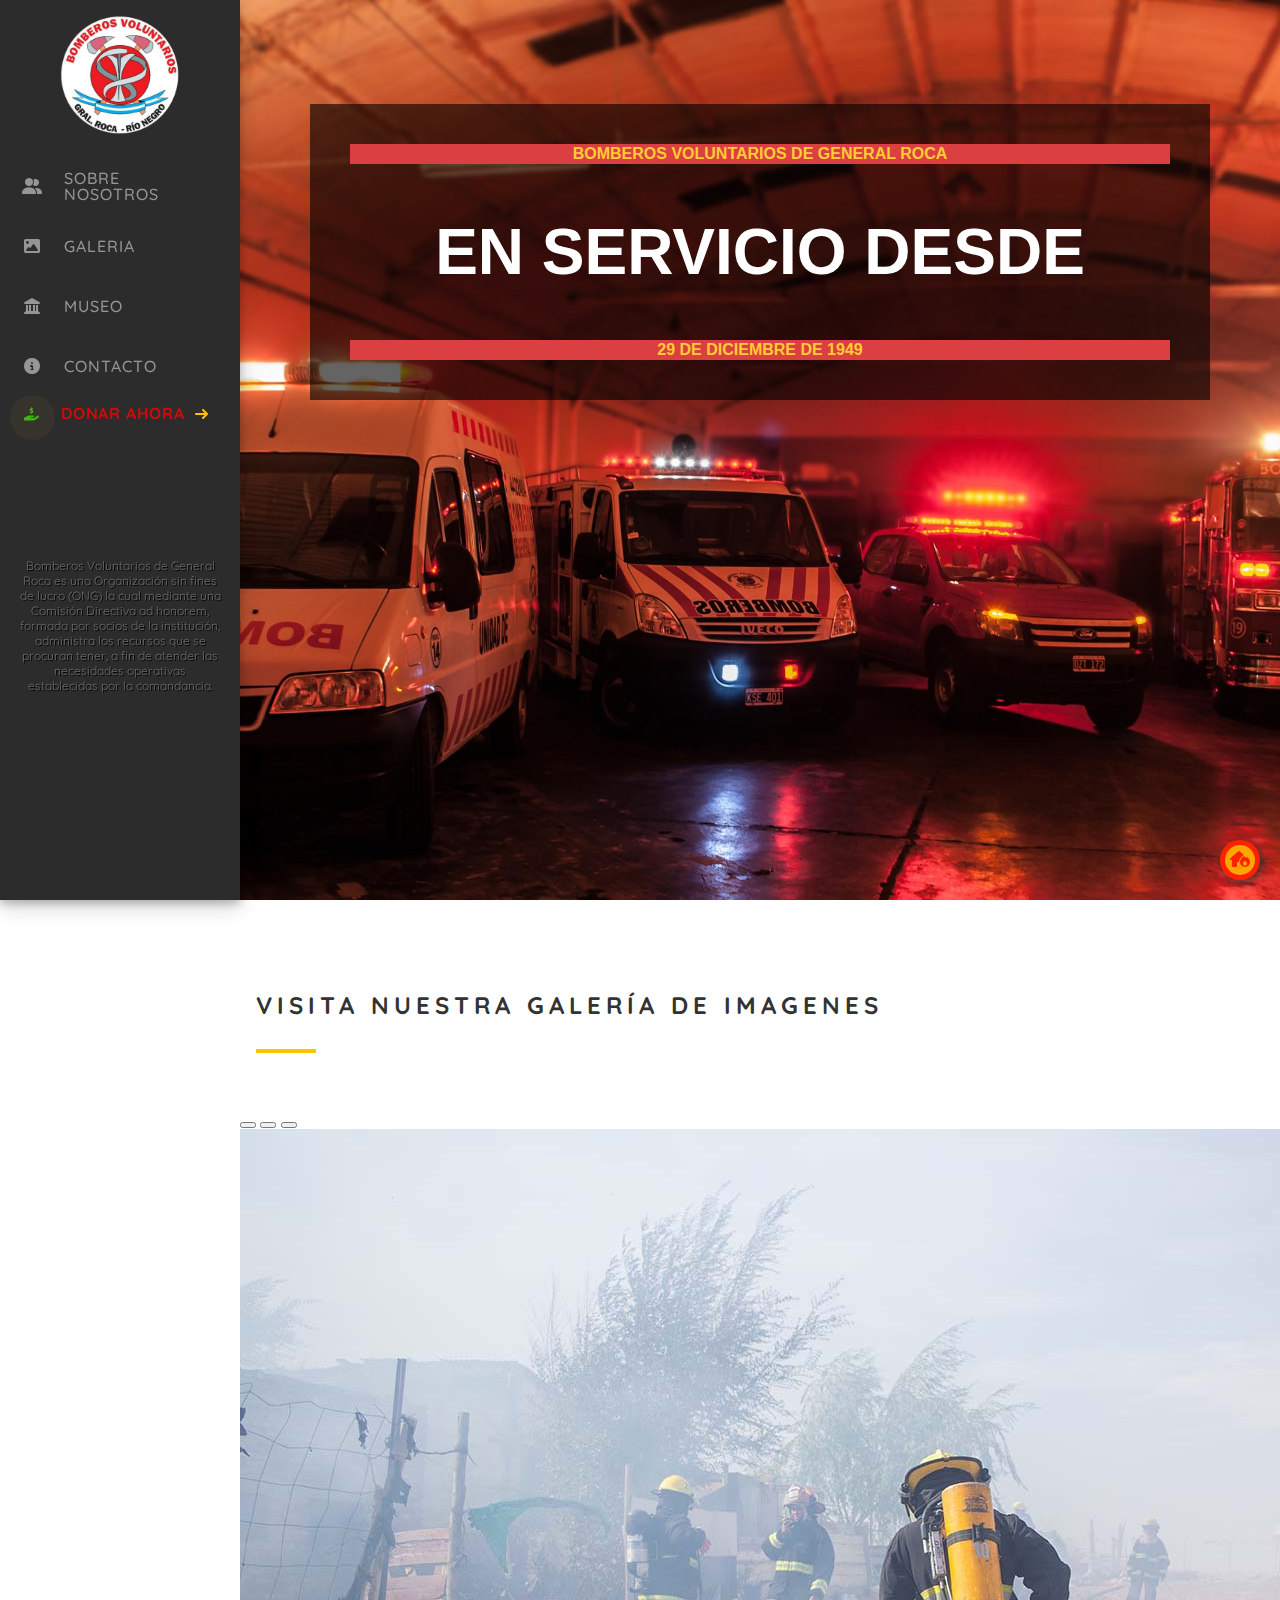
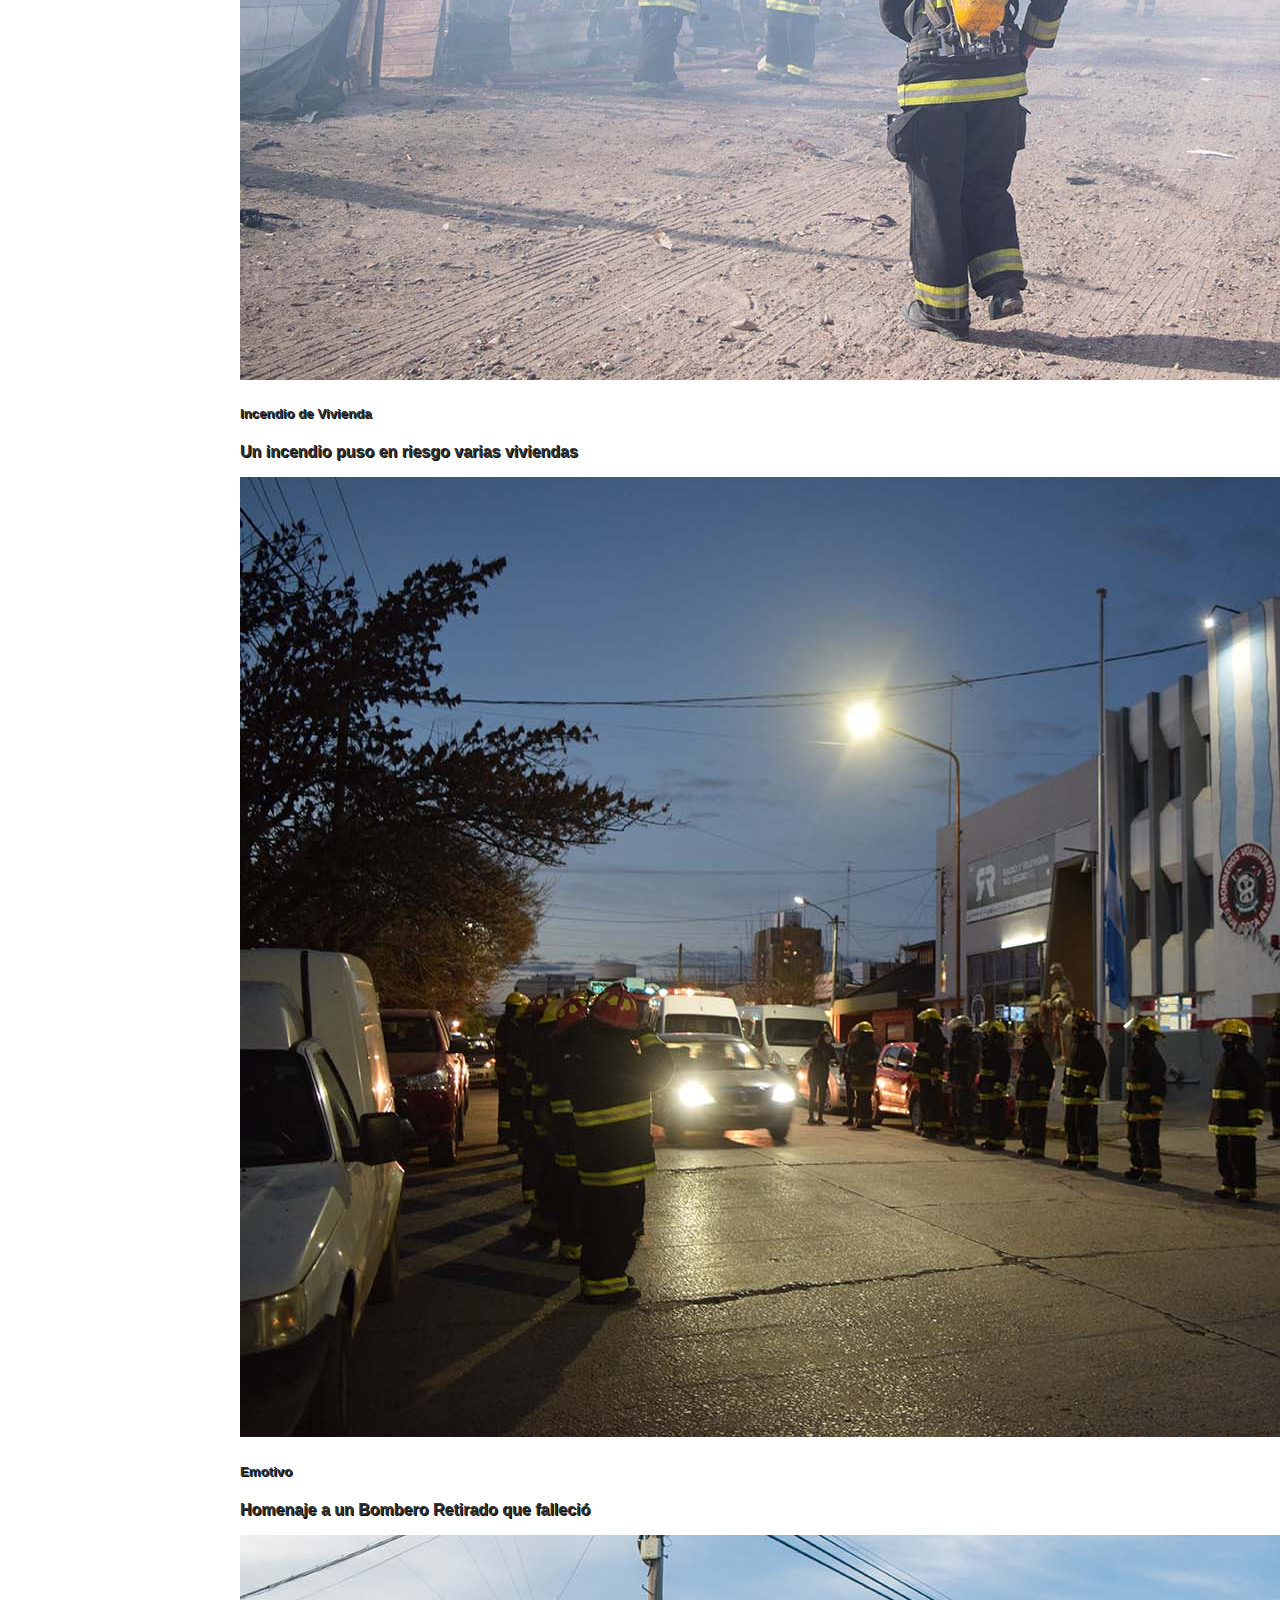
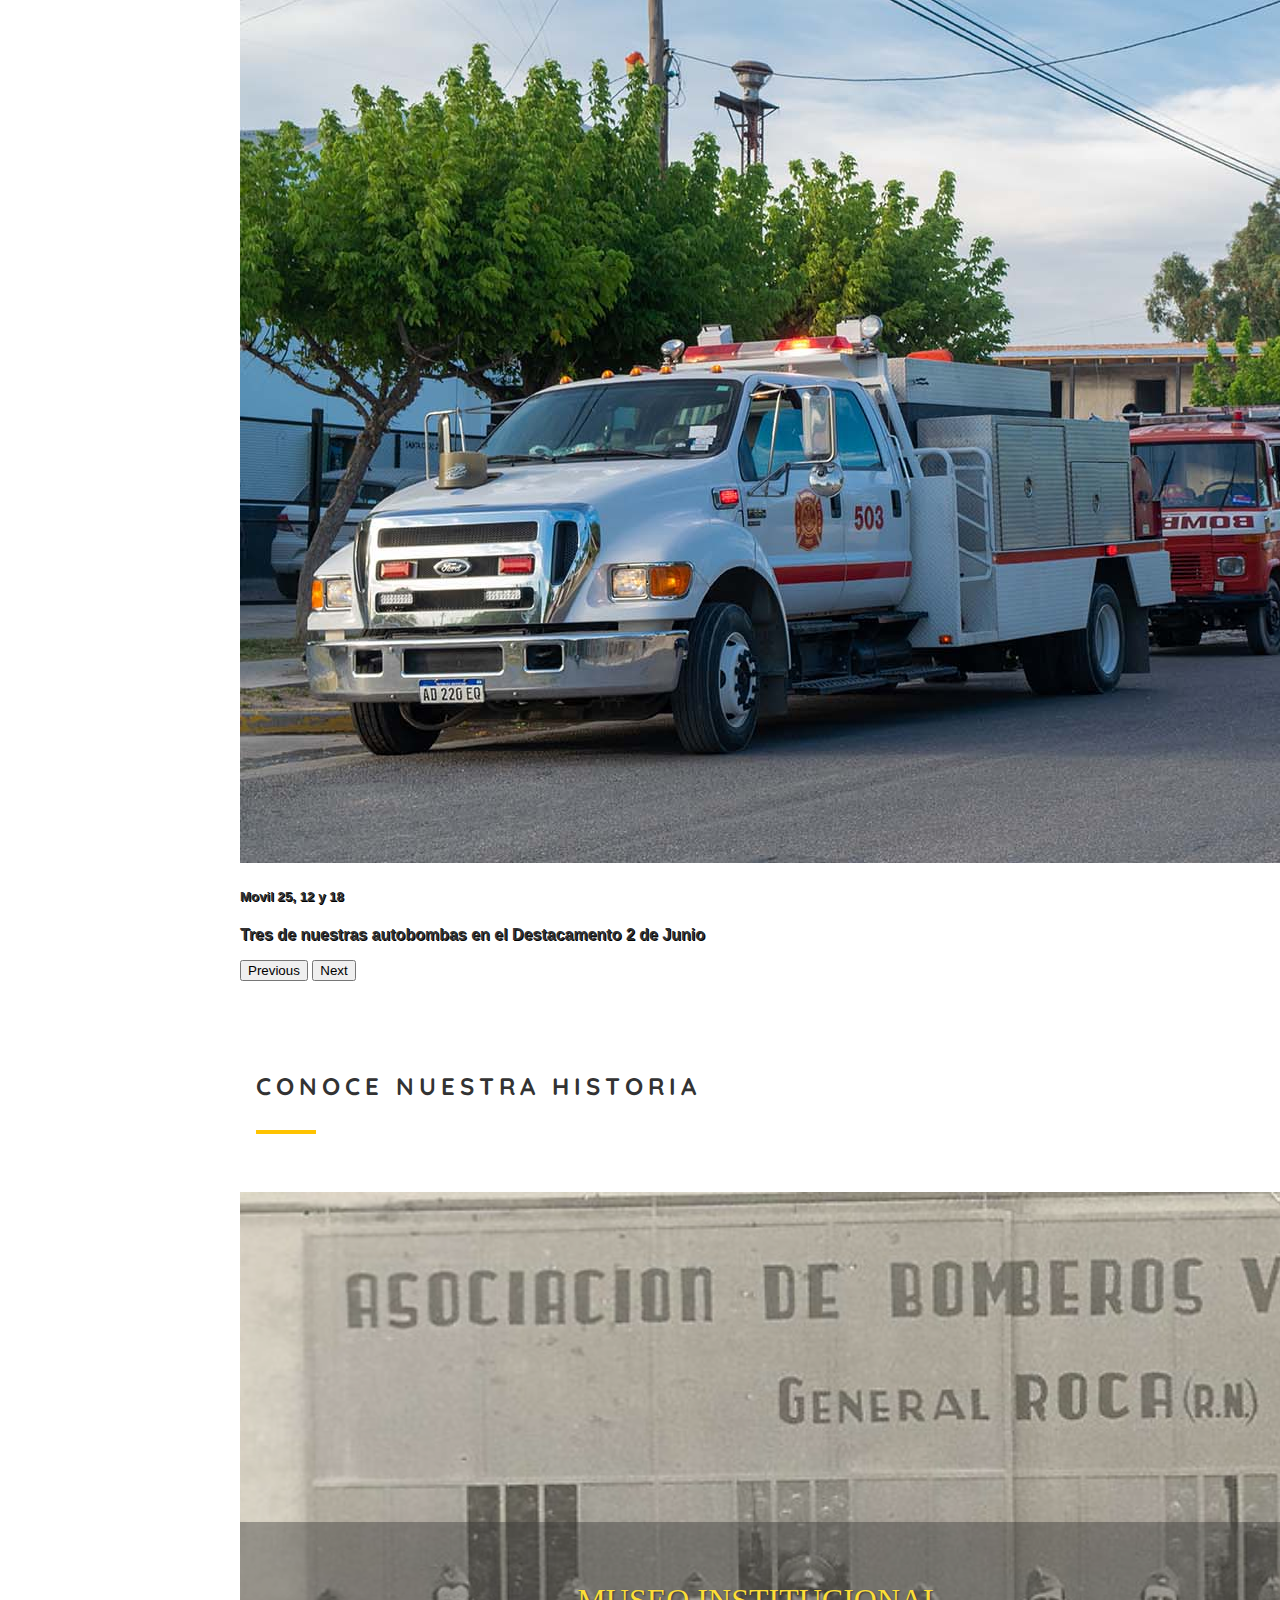
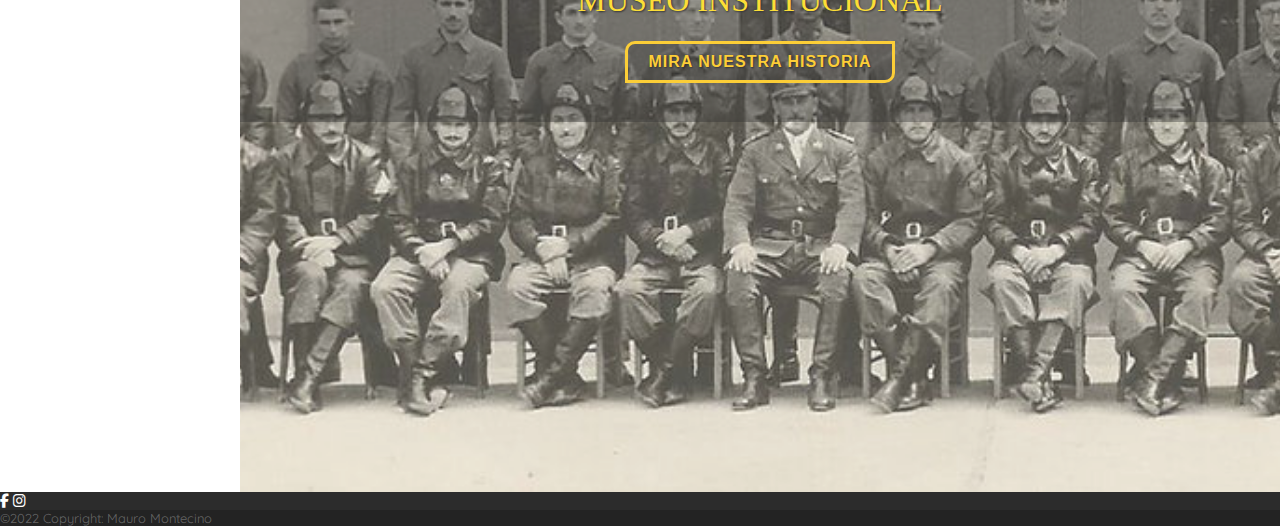
<file: index.html>
<!DOCTYPE html>
<html lang="es">

<head>
    <meta charset="UTF-8">
    <meta http-equiv="X-UA-Compatible" content="IE=edge">
    <meta name="viewport" content="width=device-width, initial-scale=1.0">
    <!-- SEO -->
    <meta name="description" content="Este es el sitio oficial de Bomberos Voluntarios de General Roca, Rio Negro, Argentina. Aquí podrás acceder a toda la información necesaria.">
    <meta name="keywords" content="bomberos, voluntarios, general roca, rio negro">
    <title>Bomberos Voluntarios General Roca</title>
    <link rel="icon" type="imag.png" href="img/favicon.png" sizes="32x32">
    <link rel="stylesheet" href="https://cdnjs.cloudflare.com/ajax/libs/font-awesome/6.1.1/css/all.min.css">
    <!--Letras-->
    <link rel="preconnect" href="https://fonts.googleapis.com">
    <link rel="preconnect" href="https://fonts.gstatic.com" crossorigin>
    <link href="https://fonts.googleapis.com/css2?family=Quicksand:wght@300;400;500;600;700&display=swap" rel="stylesheet">
    <!--Bootstrap-->
    <link href="https://cdn.jsdelivr.net/npm/bootstrap@5.1.3/dist/css/bootstrap.min.css" rel="stylesheet" integrity="sha384-1BmE4kWBq78iYhFldvKuhfTAU6auU8tT94WrHftjDbrCEXSU1oBoqyl2QvZ6jIW3" crossorigin="anonymous">
    <!--Estilos-->
    <link rel="stylesheet" href="css/estilos.css">
</head>
<body>
    <!-- Sidebar -->
    <div class="s-layout__sidebar">
        <a class="s-sidebar__trigger" href="#0">
            <i class="fa fa-bars"></i>
        </a>
        <nav class="s-sidebar__nav">
            <div class="s-sidebar__nav--container">
                <a href="index.html"><img class="s-sidebar__nav--logo" src="img/logoBomberosVoluntariosGR.PNG" alt="logoBomberosVoluntariosGR"><em class="s-sidebar__nav--home">Home</em></a>
            </div>
            <ul>
                <li>
                    <a class="s-sidebar__nav-link" href="pages/sobreNosotros.html">
                        <i class="fa-solid fa-user-group"><em>Sobre Nosotros</em></i>
                    </a>
                </li>
                <li>
                    <a class="s-sidebar__nav-link" href="pages/galeria.html">
                        <i class="fa-solid fa-image"><em>Galeria</em></i>
                    </a>
                </li>
                <li>
                    <a class="s-sidebar__nav-link" href="pages/museo.html">
                        <i class="fa-solid fa-landmark"><em>Museo</em></i>
                    </a>
                </li>
                <li>
                    <a class="s-sidebar__nav-link" href="pages/contacto.html">
                        <i class="fa fa-info-circle"><em>Contacto</em></i>
                    </a>
                </li>
                <li>
                    <button class="cta"><a href="pages/donaciones.html">
                        <i class="fa-solid fa-hand-holding-dollar"><span>Donar Ahora</span></i>
                            <svg viewBox="0 0 13 10" height="10px" width="15px">
                                <path d="M1,5 L11,5"></path>
                                    <polyline points="8 1 12 5 8 9"></polyline>
                            </svg></a>
                    </button>
                </li>
            </ul>
            <p class="descP">Bomberos Voluntarios de General Roca es una Organización sin fines de lucro (ONG) la cual mediante una Comisión Directiva ad honorem, formada por socios de la institución, administra los recursos que se procuran tener, a fin de atender las necesidades operativas establecidas por la comandancia.</p>
            </nav>
    <!--Contenido-->
    <main class="s-layout__content">
        <div class="s-layout__content--background">
            <div class="s-layout__content--aire">
                <div class="s-layout__content--presentacion">
                        <div>
                            <p>Bomberos Voluntarios de General Roca</p>
                        </div>
                        <h1>En servicio desde</h1>
                        <div></div>
                        <div>
                        <p>29 de Diciembre de 1949</p>
                    </div>
                </div>
            </div>
        </div>
        <!--Carousel-->
        <div class="s-layout__content--texto">
            <h2 class="texto--warp">Visita nuestra galería de imagenes</h2>
        </div>
        <div>
            <div id="carouselExampleCaptions" class="carousel slide" data-bs-ride="carousel">
                <div class="carousel-indicators">
                    <button type="button" data-bs-target="#carouselExampleCaptions" data-bs-slide-to="0" class="active" aria-current="true" aria-label="Slide 1"></button>
                    <button type="button" data-bs-target="#carouselExampleCaptions" data-bs-slide-to="1" aria-label="Slide 2"></button>
                    <button type="button" data-bs-target="#carouselExampleCaptions" data-bs-slide-to="2" aria-label="Slide 3"></button>
                </div>
                <div class="carousel-inner">
                    <div class="carousel-item active">
                        <img src="img/DSC_0552.jpg" class="d-block w-100" alt="Incendio de vivienda">
                            <div class="carousel-caption d-none d-md-block">
                                <h5>Incendio de Vivienda</h5>
                                    <p>Un incendio puso en riesgo varias viviendas</p>
                            </div>
                    </div>
                    <div class="carousel-item">
                        <img src="img/DSC_0410.JPG" class="d-block w-100" alt="Homenaje a Bombero Retirado">
                            <div class="carousel-caption d-none d-md-block">
                                <h5>Emotivo</h5>
                                    <p>Homenaje a un Bombero Retirado que falleció</p>
                            </div>
                    </div>
                    <div class="carousel-item">
                        <img src="img/DSC_0622.jpg" class="d-block w-100" alt="Moviles 25, 12 y 18">
                            <div class="carousel-caption d-none d-md-block">
                                <h5>Movil 25, 12 y 18</h5>
                                <p>Tres de nuestras autobombas en el Destacamento 2 de Junio</p>
                            </div>
                    </div>
                </div>
                <button class="carousel-control-prev" type="button" data-bs-target="#carouselExampleCaptions" data-bs-slide="prev">
                    <span class="carousel-control-prev-icon" aria-hidden="true"></span>
                        <span class="visually-hidden">Previous</span>
                </button>
                <button class="carousel-control-next" type="button" data-bs-target="#carouselExampleCaptions" data-bs-slide="next">
                    <span class="carousel-control-next-icon" aria-hidden="true"></span>
                        <span class="visually-hidden">Next</span>
                </button>
            </div>
        </div>
        <!--Seccion Museo-->
        <div class="s-layout__content--texto">
            <h2 class="texto--warp">Conoce nuestra historia</h2>
        </div>
        <div class="s-layout__content--background s-layout__content--background--museo">
            <div class="s-layout__content--texto--museo">
                <div class="s-layout__content--texto--background">
                    <h2>Museo institucional</h2>
                    <button class="s-layout__content--boton--museo">
                        <a href="pages/museo.html" class="text-white keychainify-checked"><em>Mira nuestra historia</em></a>
                    </button>
                </div>
            </div>
        </div>
    </main>
    <footer class="bgPers text-center text-white">
        <!-- Grid container -->
        <div class="container p-4 pb-0">
        <!-- Section: Social media -->
        <section class="mb-4">
            <!-- Facebook -->
            <a class="btn btn-fb btn-floating m-1" href="https://www.facebook.com/BomberosGralRoca" role="button"><i class="fab fa-facebook-f"></i
            ></a>
            <!-- Instagram -->
            <a class="btn btn-ig btn-floating m-1" href="https://www.instagram.com/jefaturabomberosroca" role="button"><i class="fab fa-instagram"></i
            ></a>
            </section>
        </div>
        <!-- Grid container -->
        <!-- Copyright -->
        <div class="text-center p-3" style="background-color: rgba(0, 0, 0, 0.2);">
            ©2022 Copyright: Mauro Montecino
        </div>
    </footer>
        <!--LOGO RECARGAR PAGINA INFERIOR DERECHA-->
        <div class="subir">
            <a href="#"><i class="fa-solid fa-house-fire"></i></a>
        </div>
    <script src="https://cdn.jsdelivr.net/npm/bootstrap@5.1.3/dist/js/bootstrap.bundle.min.js" integrity="sha384-ka7Sk0Gln4gmtz2MlQnikT1wXgYsOg+OMhuP+IlRH9sENBO0LRn5q+8nbTov4+1p" crossorigin="anonymous"></script>
</body>
</html>
</file>
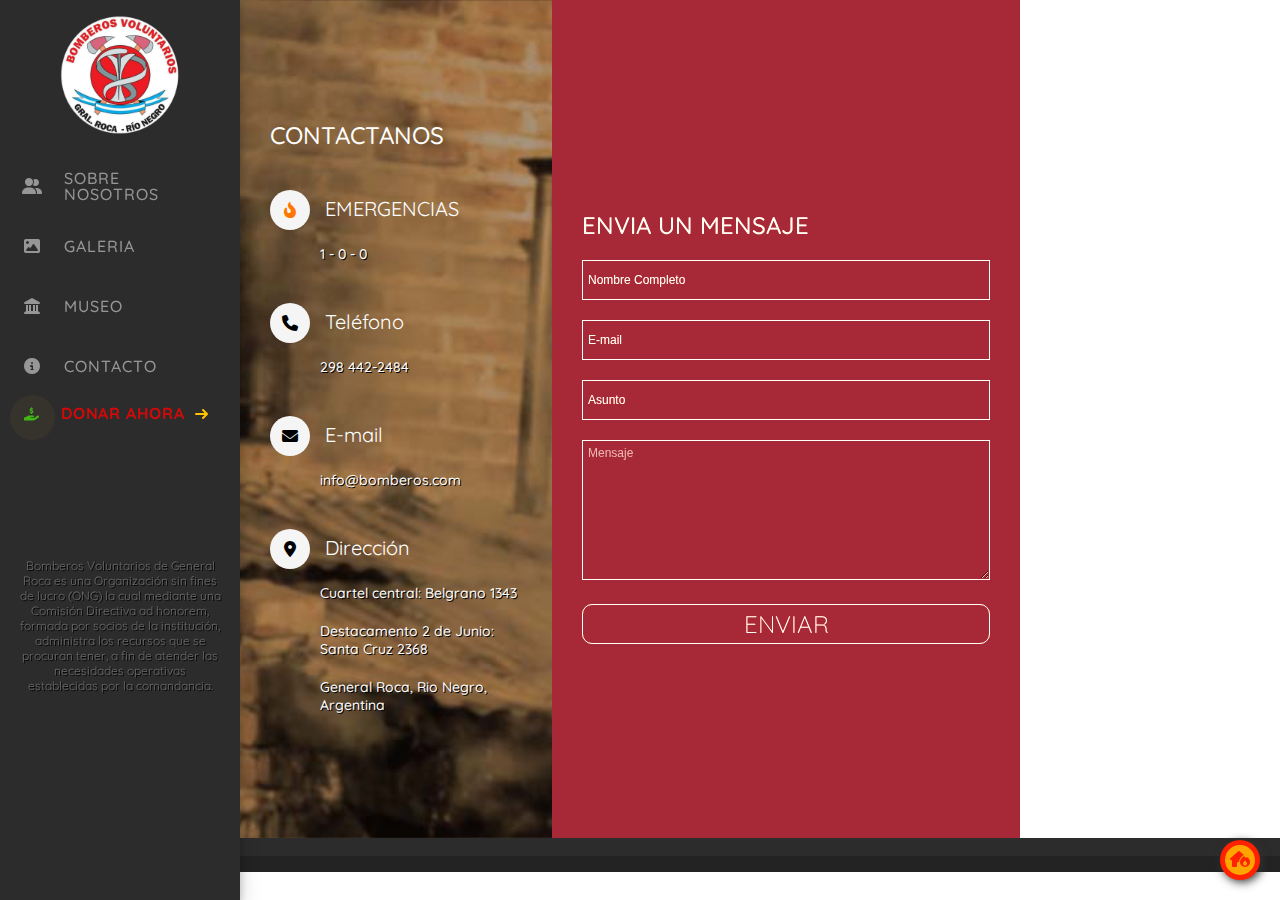
<file: pages/contacto.html>
<!DOCTYPE html>
<html lang="es">

<head>
    <meta charset="UTF-8">
    <meta http-equiv="X-UA-Compatible" content="IE=edge">
    <meta name="viewport" content="width=device-width, initial-scale=1.0">
    <!-- SEO -->
    <meta name="description" content="Contacta a los Bomberos Voluntarios de General Roca, Rio Negro, Argentina. Aquí podrás contactarnos de forma directa.">
    <meta name="keywords" content="bomberos, voluntarios, general roca, rio negro, contacto, preguntas, consultas, ayudas, informacion">
    <title>Estemos en contacto. Ahora mas que nunca</title>
    <link rel="icon" type="imag.png" href="../img/favicon.png" sizes="32x32">
    <link rel="stylesheet" href="https://cdnjs.cloudflare.com/ajax/libs/font-awesome/6.1.1/css/all.min.css">
    <!--Letras-->
    <link rel="preconnect" href="https://fonts.googleapis.com">
    <link rel="preconnect" href="https://fonts.gstatic.com" crossorigin>
    <link href="https://fonts.googleapis.com/css2?family=Quicksand:wght@300;400;500;600;700&display=swap" rel="stylesheet">
    <!--Bootstrap-->
    <link href="https://cdn.jsdelivr.net/npm/bootstrap@5.1.3/dist/css/bootstrap.min.css" rel="stylesheet" integrity="sha384-1BmE4kWBq78iYhFldvKuhfTAU6auU8tT94WrHftjDbrCEXSU1oBoqyl2QvZ6jIW3" crossorigin="anonymous">
    <!--Estilos-->
    <link rel="stylesheet" href="../css/estilos.css">
</head>
<body>
    <!-- Sidebar -->
    <div class="s-layout__sidebar">
        <a class="s-sidebar__trigger" href="#0">
            <i class="fa fa-bars"></i>
        </a>
        <nav class="s-sidebar__nav">
            <div class="s-sidebar__nav--container">
                <a href="../index.html"><img class="s-sidebar__nav--logo" src="../img/logoBomberosVoluntariosGR.PNG" alt="logoBomberosVoluntariosGR"><em class="s-sidebar__nav--home">Home</em></a>
            </div>
            <ul>
                <li>
                    <a class="s-sidebar__nav-link" href="sobreNosotros.html">
                        <i class="fa-solid fa-user-group"><em>Sobre Nosotros</em></i>
                    </a>
                </li>
                <li>
                    <a class="s-sidebar__nav-link" href="galeria.html">
                        <i class="fa-solid fa-image"><em>Galeria</em></i>
                    </a>
                </li>
                <li>
                    <a class="s-sidebar__nav-link" href="museo.html">
                        <i class="fa-solid fa-landmark"><em>Museo</em></i>
                    </a>
                </li>
                <li>
                    <a class="s-sidebar__nav-link" href="contacto.html">
                        <i class="fa fa-info-circle"><em>Contacto</em></i>
                    </a>
                </li>
                <li>
                    <button class="cta"><a href="donaciones.html">
                        <i class="fa-solid fa-hand-holding-dollar"><span>Donar Ahora</span></i>
                            <svg viewBox="0 0 13 10" height="10px" width="15px">
                                <path d="M1,5 L11,5"></path>
                                    <polyline points="8 1 12 5 8 9"></polyline>
                            </svg></a>
                    </button>
                </li>
            </ul>
            <p class="descP">Bomberos Voluntarios de General Roca es una Organización sin fines de lucro (ONG) la cual mediante una Comisión Directiva ad honorem, formada por socios de la institución, administra los recursos que se procuran tener, a fin de atender las necesidades operativas establecidas por la comandancia.</p>
            </nav>
            
    <!--Contenido-->
    <main class="s-layout__content">
        <div class="contacto-wrap">
			<div class="contacto-contenido">
				<h1>Contactanos</h1>
                <h2><i class="fa-solid fa-fire-flame-curved"></i></i> EMERGENCIAS</h2>
                <p class="emergencias">1 - 0 - 0</p>
				<h2><i class="fa fa-phone"></i> Teléfono</h2>
				<p>298 442-2484</p>
				<h2><i class="fa fa-envelope"></i> E-mail</h2>
				<p>info@bomberos.com</p>
				<h2><i class="fa-solid fa-location-dot"></i> Dirección</h2>
                <p>Cuartel central: Belgrano 1343</p>
                <p>Destacamento 2 de Junio: Santa Cruz 2368</p>
				<p>General Roca, Rio Negro, Argentina</p>
			</div>
			<div class="contacto-contenido">
				<h1>Envia un mensaje</h1>
				<form>
					<input type="text" placeholder="Nombre Completo" class="contacto-contenido-input">
					<input type="text" placeholder="E-mail" class="contacto-contenido-input">
					<input type="text" placeholder="Asunto" class="contacto-contenido-input">
					<textarea placeholder="Mensaje" class="contacto-contenido-textarea"></textarea>
					<input type="submit" value="ENVIAR" class="contacto-contenido-btn">
				</form>
			</div>
			<div class="contacto-contenido">
				<iframe src="https://www.google.com/maps/embed?pb=!1m14!1m8!1m3!1d12397.24268194234!2d-67.5719619!3d-39.0310355!3m2!1i1024!2i768!4f13.1!3m3!1m2!1s0x0%3A0xd99e54c9cb39b8aa!2sBomberos!5e0!3m2!1ses!2sar!4v1650737956713!5m2!1ses!2sar" width="600" height="450" style="border:0;" allowfullscreen="" loading="lazy" referrerpolicy="no-referrer-when-downgrade"></iframe>
			</div>
		</div>
    </main>
    <footer class="bgPers text-center text-white">
        <!-- Grid container -->
        <div class="container p-4 pb-0">
        <!-- Section: Social media -->
        <section class="mb-4">
            <!-- Facebook -->
            <a class="btn btn-fb btn-floating m-1" href="https://www.facebook.com/BomberosGralRoca" role="button"><i class="fab fa-facebook-f"></i
            ></a>
            <!-- Instagram -->
            <a class="btn btn-ig btn-floating m-1" href="https://www.instagram.com/jefaturabomberosroca" role="button"><i class="fab fa-instagram"></i
            ></a>
            </section>
        </div>
        <!-- Grid container -->
        <!-- Copyright -->
        <div class="text-center p-3" style="background-color: rgba(0, 0, 0, 0.2);">
            ©2022 Copyright: Mauro Montecino
        </div>
    </footer>
        <!--LOGO RECARGAR PAGINA INFERIOR DERECHA-->
        <div class="subir">
            <a href="#"><i class="fa-solid fa-house-fire"></i></a>
        </div>
    <script src="https://cdn.jsdelivr.net/npm/bootstrap@5.1.3/dist/js/bootstrap.bundle.min.js" integrity="sha384-ka7Sk0Gln4gmtz2MlQnikT1wXgYsOg+OMhuP+IlRH9sENBO0LRn5q+8nbTov4+1p" crossorigin="anonymous"></script>
</body>
</html>
</file>
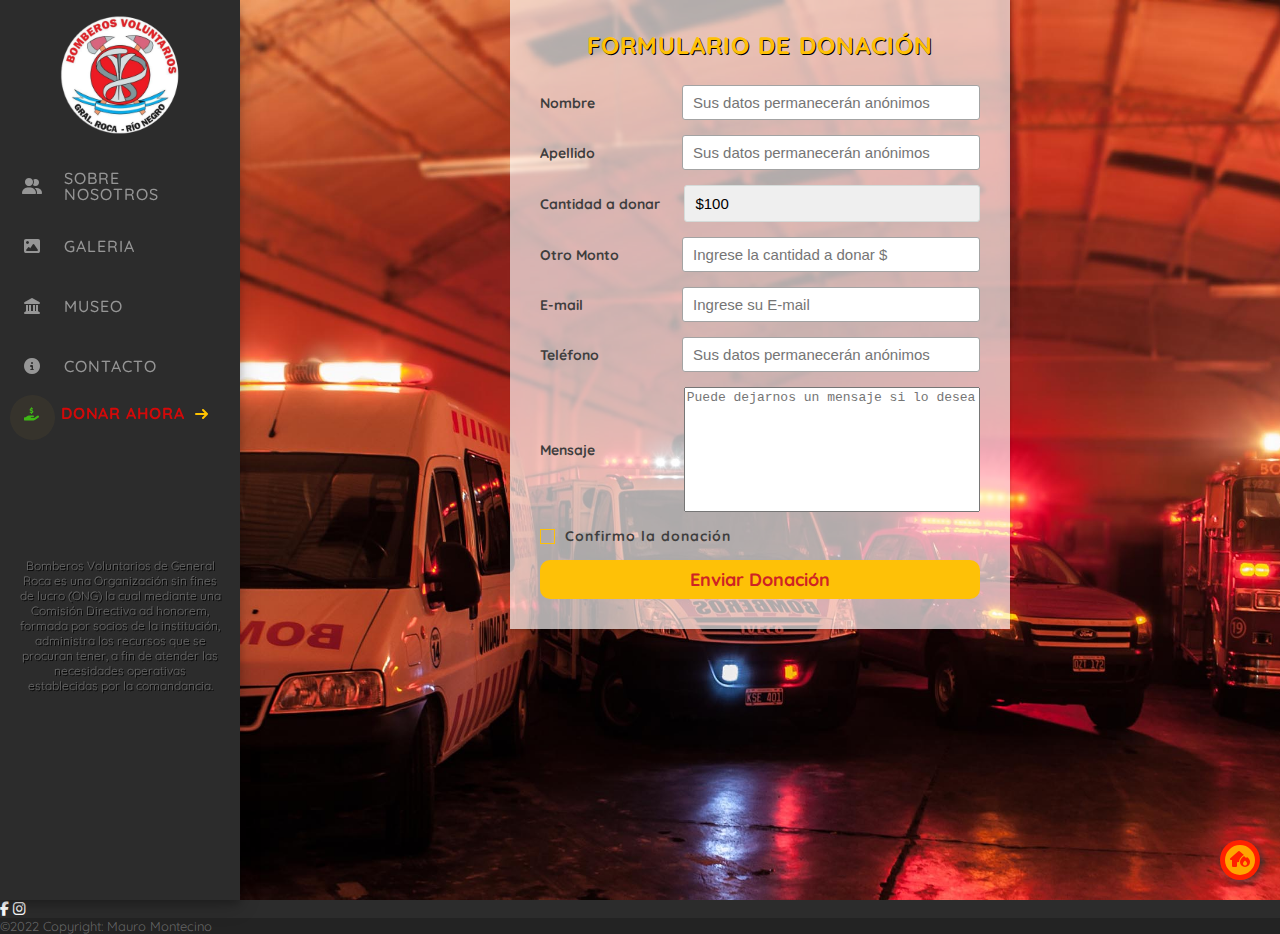
<file: pages/donaciones.html>
<!DOCTYPE html>
<html lang="es">

<head>
    <meta charset="UTF-8">
    <meta http-equiv="X-UA-Compatible" content="IE=edge">
    <meta name="viewport" content="width=device-width, initial-scale=1.0">
    <!-- SEO -->
    <meta name="description" content="Con tu donacion ayudas a los Bomberos Voluntarios de General Roca, Rio Negro, Argentina a ayudar. Aquí podrás donar la cantidad de dinero que desees. Tu donación ayuda a ayudar.">
    <meta name="keywords" content="bomberos, voluntarios, general roca, rio negro, donacion, dinero, colaborar, colaboracion">
    <title>Con tu donación, ayudas a ayudar. Sé parte del cambio</title>
    <link rel="icon" type="imag.png" href="../img/favicon.png" sizes="32x32">
    <link rel="stylesheet" href="https://cdnjs.cloudflare.com/ajax/libs/font-awesome/6.1.1/css/all.min.css">
    <!--Letras-->
    <link rel="preconnect" href="https://fonts.googleapis.com">
    <link rel="preconnect" href="https://fonts.gstatic.com" crossorigin>
    <link href="https://fonts.googleapis.com/css2?family=Quicksand:wght@300;400;500;600;700&display=swap" rel="stylesheet">
    <!--Bootstrap-->
    <link href="https://cdn.jsdelivr.net/npm/bootstrap@5.1.3/dist/css/bootstrap.min.css" rel="stylesheet" integrity="sha384-1BmE4kWBq78iYhFldvKuhfTAU6auU8tT94WrHftjDbrCEXSU1oBoqyl2QvZ6jIW3" crossorigin="anonymous">
    <!--Estilos-->
    <link rel="stylesheet" href="../css/estilos.css">
</head>
<body>
    <!-- Sidebar -->
    <div class="s-layout__sidebar">
        <a class="s-sidebar__trigger" href="#0">
            <i class="fa fa-bars"></i>
        </a>
        <nav class="s-sidebar__nav">
            <div class="s-sidebar__nav--container">
                <a href="../index.html"><img class="s-sidebar__nav--logo" src="../img/logoBomberosVoluntariosGR.PNG" alt="logoBomberosVoluntariosGR"><em class="s-sidebar__nav--home">Home</em></a>
            </div>
            <ul>
                <li>
                    <a class="s-sidebar__nav-link" href="sobreNosotros.html">
                        <i class="fa-solid fa-user-group"><em>Sobre Nosotros</em></i>
                    </a>
                </li>
                <li>
                    <a class="s-sidebar__nav-link" href="galeria.html">
                        <i class="fa-solid fa-image"><em>Galeria</em></i>
                    </a>
                </li>
                <li>
                    <a class="s-sidebar__nav-link" href="museo.html">
                        <i class="fa-solid fa-landmark"><em>Museo</em></i>
                    </a>
                </li>
                <li>
                    <a class="s-sidebar__nav-link" href="contacto.html">
                        <i class="fa fa-info-circle"><em>Contacto</em></i>
                    </a>
                </li>
                <li>
                    <button class="cta"><a href="donaciones.html">
                        <i class="fa-solid fa-hand-holding-dollar"><span>Donar Ahora</span></i>
                            <svg viewBox="0 0 13 10" height="10px" width="15px">
                                <path d="M1,5 L11,5"></path>
                                    <polyline points="8 1 12 5 8 9"></polyline>
                            </svg></a>
                    </button>
                </li>
            </ul>
            <p class="descP">Bomberos Voluntarios de General Roca es una Organización sin fines de lucro (ONG) la cual mediante una Comisión Directiva ad honorem, formada por socios de la institución, administra los recursos que se procuran tener, a fin de atender las necesidades operativas establecidas por la comandancia.</p>
            </nav>
            
    <!--Contenido-->
    <main class="s-layout__content">
        <div class="s-layout__content--background s-layout__content--donaciones">
            <div class="wrapper">
                <div class="title">
                    Formulario de donación
                </div>
                <div class="form">
                    <div class="inputfield">
                        <label>Nombre</label>
                        <input type="text" class="input" placeholder="Sus datos permanecerán anónimos">
                    </div>  
                    <div class="inputfield">
                        <label>Apellido</label>
                        <input type="text" class="input" placeholder="Sus datos permanecerán anónimos">
                    </div>  
                    <div class="inputfield">
                        <label>Cantidad a donar</label>
                        <div class="custom_select">
                        <select>
                            <option value="100">$100</option>
                            <option value="500">$500</option>
                            <option value="1000">$1000</option>
                            <option value="otro">Otro</option>
                        </select>
                        </div>
                    </div> 
                    <div class="inputfield">
                        <label>Otro Monto</label>
                        <input type="number" class="input" placeholder="Ingrese la cantidad a donar $">
                    </div> 
                    <div class="inputfield">
                        <label>E-mail</label>
                        <input type="text" class="input" placeholder="Ingrese su E-mail">
                    </div> 
                    <div class="inputfield">
                        <label>Teléfono</label>
                        <input type="number" class="input" placeholder="Sus datos permanecerán anónimos">
                    </div> 
                    <div class="inputfield">
                        <label>Mensaje</label>
                        <textarea class="textarea" placeholder="Puede dejarnos un mensaje si lo desea"></textarea>
                    </div> 
                    <div class="inputfield terms">
                        <label class="check">
                        <input type="checkbox" required>
                        <span class="checkmark"></span>
                        </label>
                        <p>Confirmo la donación</p>
                    </div> 
                    <div class="inputfield">
                    <input type="submit" value="Enviar Donación" class="btn">
                    </div>
                </div>
            </div>	
        </div>
    </main>
    <footer class="bgPers text-center text-white">
        <!-- Grid container -->
        <div class="container p-4 pb-0">
        <!-- Section: Social media -->
        <section class="mb-4">
            <!-- Facebook -->
            <a class="btn btn-fb btn-floating m-1" href="https://www.facebook.com/BomberosGralRoca" role="button"><i class="fab fa-facebook-f"></i
            ></a>
            <!-- Instagram -->
            <a class="btn btn-ig btn-floating m-1" href="https://www.instagram.com/jefaturabomberosroca" role="button"><i class="fab fa-instagram"></i
            ></a>
            </section>
        </div>
        <!-- Grid container -->
        <!-- Copyright -->
        <div class="text-center p-3" style="background-color: rgba(0, 0, 0, 0.2);">
            ©2022 Copyright: Mauro Montecino
        </div>
    </footer>
        <!--LOGO RECARGAR PAGINA INFERIOR DERECHA-->
        <div class="subir">
            <a href="#"><i class="fa-solid fa-house-fire"></i></a>
        </div>
    <script src="https://cdn.jsdelivr.net/npm/bootstrap@5.1.3/dist/js/bootstrap.bundle.min.js" integrity="sha384-ka7Sk0Gln4gmtz2MlQnikT1wXgYsOg+OMhuP+IlRH9sENBO0LRn5q+8nbTov4+1p" crossorigin="anonymous"></script>
</body>
</html>
</file>
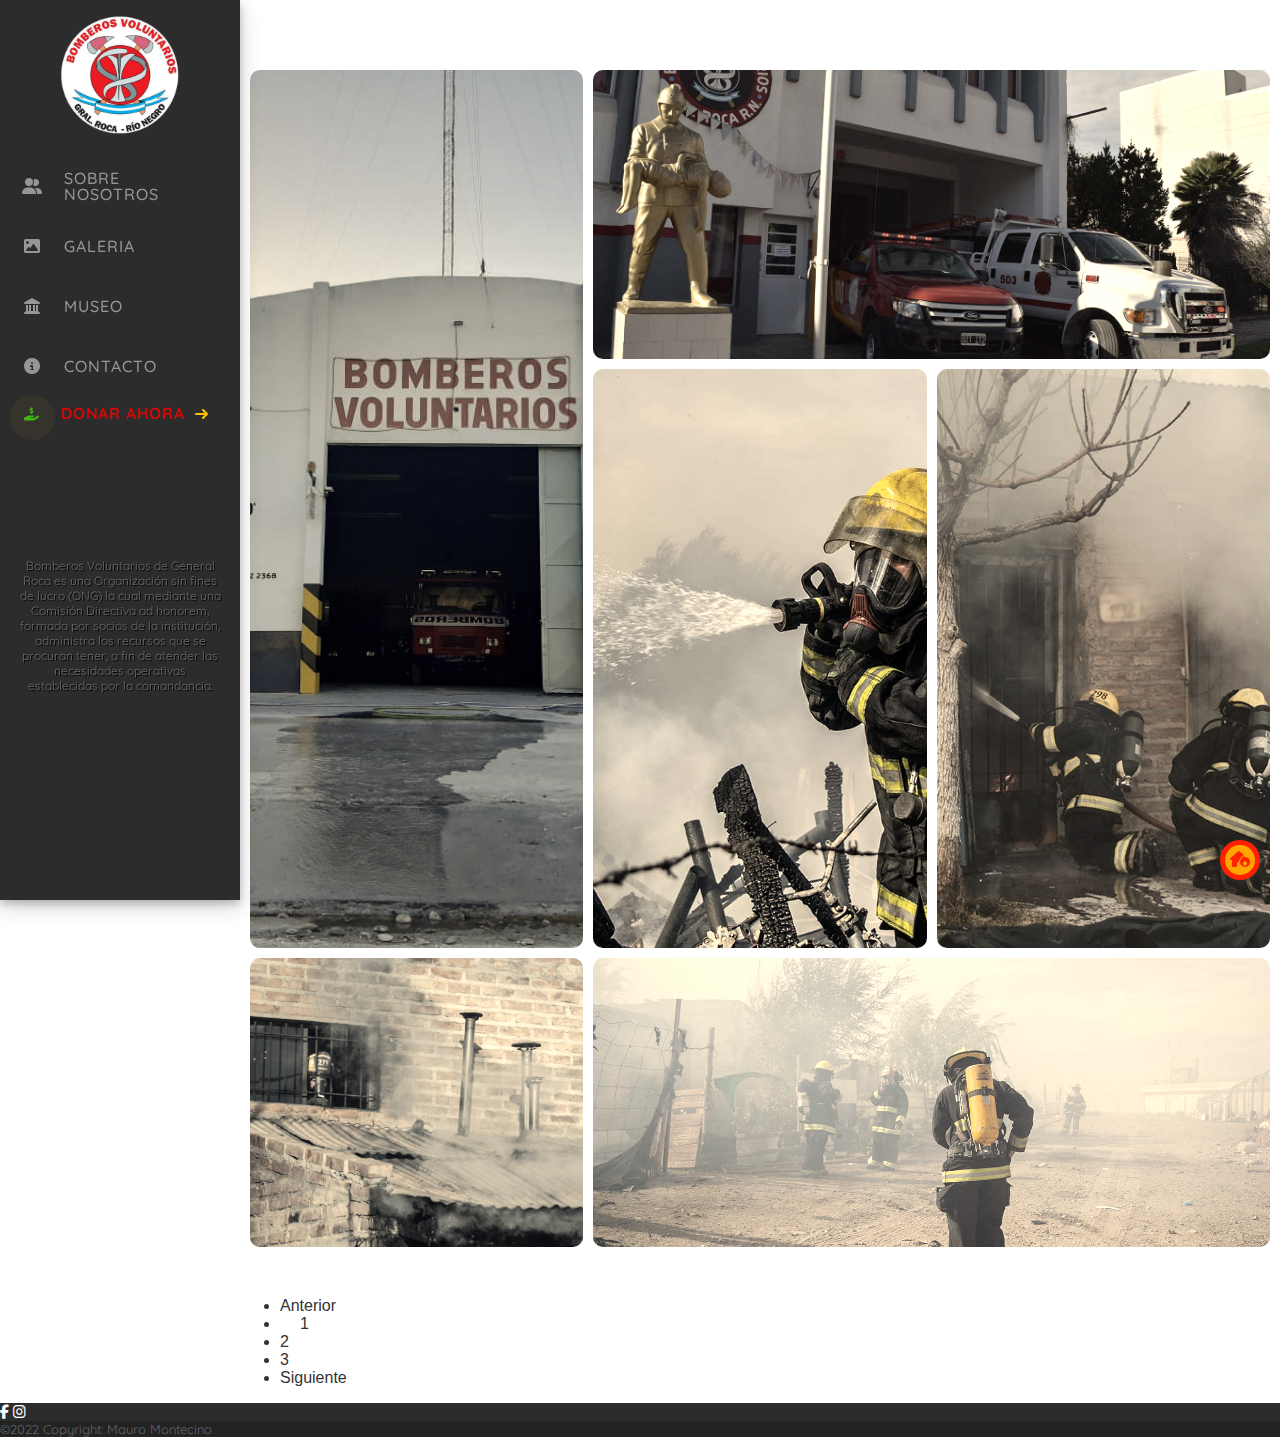
<file: pages/galeria.html>
<!DOCTYPE html>
<html lang="es">

<head>
    <meta charset="UTF-8">
    <meta http-equiv="X-UA-Compatible" content="IE=edge">
    <meta name="viewport" content="width=device-width, initial-scale=1.0">
    <!-- SEO -->
    <meta name="description" content="Esta esta la galeria de imagenes de Bomberos Voluntarios de General Roca, Rio Negro, Argentina. Aquí podrás ver las imagenes mas relevantes de nuestro trabajo.">
    <meta name="keywords" content="bomberos, voluntarios, general roca, rio negro, fotos, intervenciones, incendio, incendios, accidente, accidentes">
    <title>Las mejores fotos de nuestras intervenciones</title>
    <link rel="icon" type="imag.png" href="../img/favicon.png" sizes="32x32">
    <link rel="stylesheet" href="https://cdnjs.cloudflare.com/ajax/libs/font-awesome/6.1.1/css/all.min.css">
    <!--Letras-->
    <link rel="preconnect" href="https://fonts.googleapis.com">
    <link rel="preconnect" href="https://fonts.gstatic.com" crossorigin>
    <link href="https://fonts.googleapis.com/css2?family=Quicksand:wght@300;400;500;600;700&display=swap" rel="stylesheet">
    <!--Bootstrap-->
    <link href="https://cdn.jsdelivr.net/npm/bootstrap@5.1.3/dist/css/bootstrap.min.css" rel="stylesheet" integrity="sha384-1BmE4kWBq78iYhFldvKuhfTAU6auU8tT94WrHftjDbrCEXSU1oBoqyl2QvZ6jIW3" crossorigin="anonymous">
    <!--Estilos-->
    <link rel="stylesheet" href="../css/estilos.css">
</head>
<body>
    <!-- Sidebar -->
    <div class="s-layout__sidebar">
        <a class="s-sidebar__trigger" href="#0">
            <i class="fa fa-bars"></i>
        </a>
        <nav class="s-sidebar__nav">
            <div class="s-sidebar__nav--container">
                <a href="../index.html"><img class="s-sidebar__nav--logo" src="../img/logoBomberosVoluntariosGR.PNG" alt="logoBomberosVoluntariosGR"><em class="s-sidebar__nav--home">Home</em></a>
            </div>
            <ul>
                <li>
                    <a class="s-sidebar__nav-link" href="sobreNosotros.html">
                        <i class="fa-solid fa-user-group"><em>Sobre Nosotros</em></i>
                    </a>
                </li>
                <li>
                    <a class="s-sidebar__nav-link" href="galeria.html">
                        <i class="fa-solid fa-image"><em>Galeria</em></i>
                    </a>
                </li>
                <li>
                    <a class="s-sidebar__nav-link" href="museo.html">
                        <i class="fa-solid fa-landmark"><em>Museo</em></i>
                    </a>
                </li>
                <li>
                    <a class="s-sidebar__nav-link" href="contacto.html">
                        <i class="fa fa-info-circle"><em>Contacto</em></i>
                    </a>
                </li>
                <li>
                    <button class="cta"><a href="donaciones.html">
                        <i class="fa-solid fa-hand-holding-dollar"><span>Donar Ahora</span></i>
                            <svg viewBox="0 0 13 10" height="10px" width="15px">
                                <path d="M1,5 L11,5"></path>
                                    <polyline points="8 1 12 5 8 9"></polyline>
                            </svg></a>
                    </button>
                </li>
            </ul>
            <p class="descP">Bomberos Voluntarios de General Roca es una Organización sin fines de lucro (ONG) la cual mediante una Comisión Directiva ad honorem, formada por socios de la institución, administra los recursos que se procuran tener, a fin de atender las necesidades operativas establecidas por la comandancia.</p>
            </nav>
            
    <!--Contenido-->
    <main class="s-layout__content">
        <div class="galeriaDeImagImag">
            <div class="imgGaleria imgGaleria--1">
                <img src="../img/Destacamento2.jpg" alt="destacamentoBomberosGR">
            </div>
            <div class="imgGaleria imgGaleria--2">
                <img src="../img/DSC_0360.JPG" alt="cuartelCentralGR">
            </div>
            <div class="imgGaleria imgGaleria--3">
                <img src="../img/DSC_0542.jpg" alt="bombero">
            </div>
            <div class="imgGaleria imgGaleria--4">
                <img src="../img/DSC_0550.jpg" alt="bombero">
            </div>
            <div class="imgGaleria imgGaleria--5">
                <img src="../img/DSC_0551.jpg" alt="bombero">
            </div>
            <div class="imgGaleria imgGaleria--6">
                <img src="../img/DSC_0552.jpg" alt="bombero">
            </div>
    </div>
    <!--Barra de navegación de paginas-->
    <div>
        <nav aria-label="Page navigation example">
            <ul class="pagination justify-content-center">
            <li class="page-item disabled">
                <a class="page-link">Anterior</a>
            </li>
            <li class="page-item active"><a class="page-link" href="galeria.html">1</a></li>
            <li class="page-item"><a class="page-link" href="galeria2.html">2</a></li>
            <li class="page-item"><a class="page-link" href="galeria3.html">3</a></li>
            <li class="page-item">
                <a class="page-link" href="galeria2.html">Siguiente</a>
            </li>
            </ul>
        </nav>
    </div>
    </main>
    <footer class="bgPers text-center text-white">
        <!-- Grid container -->
        <div class="container p-4 pb-0">
        <!-- Section: Social media -->
        <section class="mb-4">
            <!-- Facebook -->
            <a class="btn btn-fb btn-floating m-1" href="https://www.facebook.com/BomberosGralRoca" role="button"><i class="fab fa-facebook-f"></i
            ></a>
            <!-- Instagram -->
            <a class="btn btn-ig btn-floating m-1" href="https://www.instagram.com/jefaturabomberosroca" role="button"><i class="fab fa-instagram"></i
            ></a>
            </section>
        </div>
        <!-- Grid container -->
        <!-- Copyright -->
        <div class="text-center p-3" style="background-color: rgba(0, 0, 0, 0.2);">
            ©2022 Copyright: Mauro Montecino
        </div>
    </footer>
        <!--LOGO RECARGAR PAGINA INFERIOR DERECHA-->
        <div class="subir">
            <a href="#"><i class="fa-solid fa-house-fire"></i></a>
        </div>
    <script src="https://cdn.jsdelivr.net/npm/bootstrap@5.1.3/dist/js/bootstrap.bundle.min.js" integrity="sha384-ka7Sk0Gln4gmtz2MlQnikT1wXgYsOg+OMhuP+IlRH9sENBO0LRn5q+8nbTov4+1p" crossorigin="anonymous"></script>
</body>
</html>
</file>
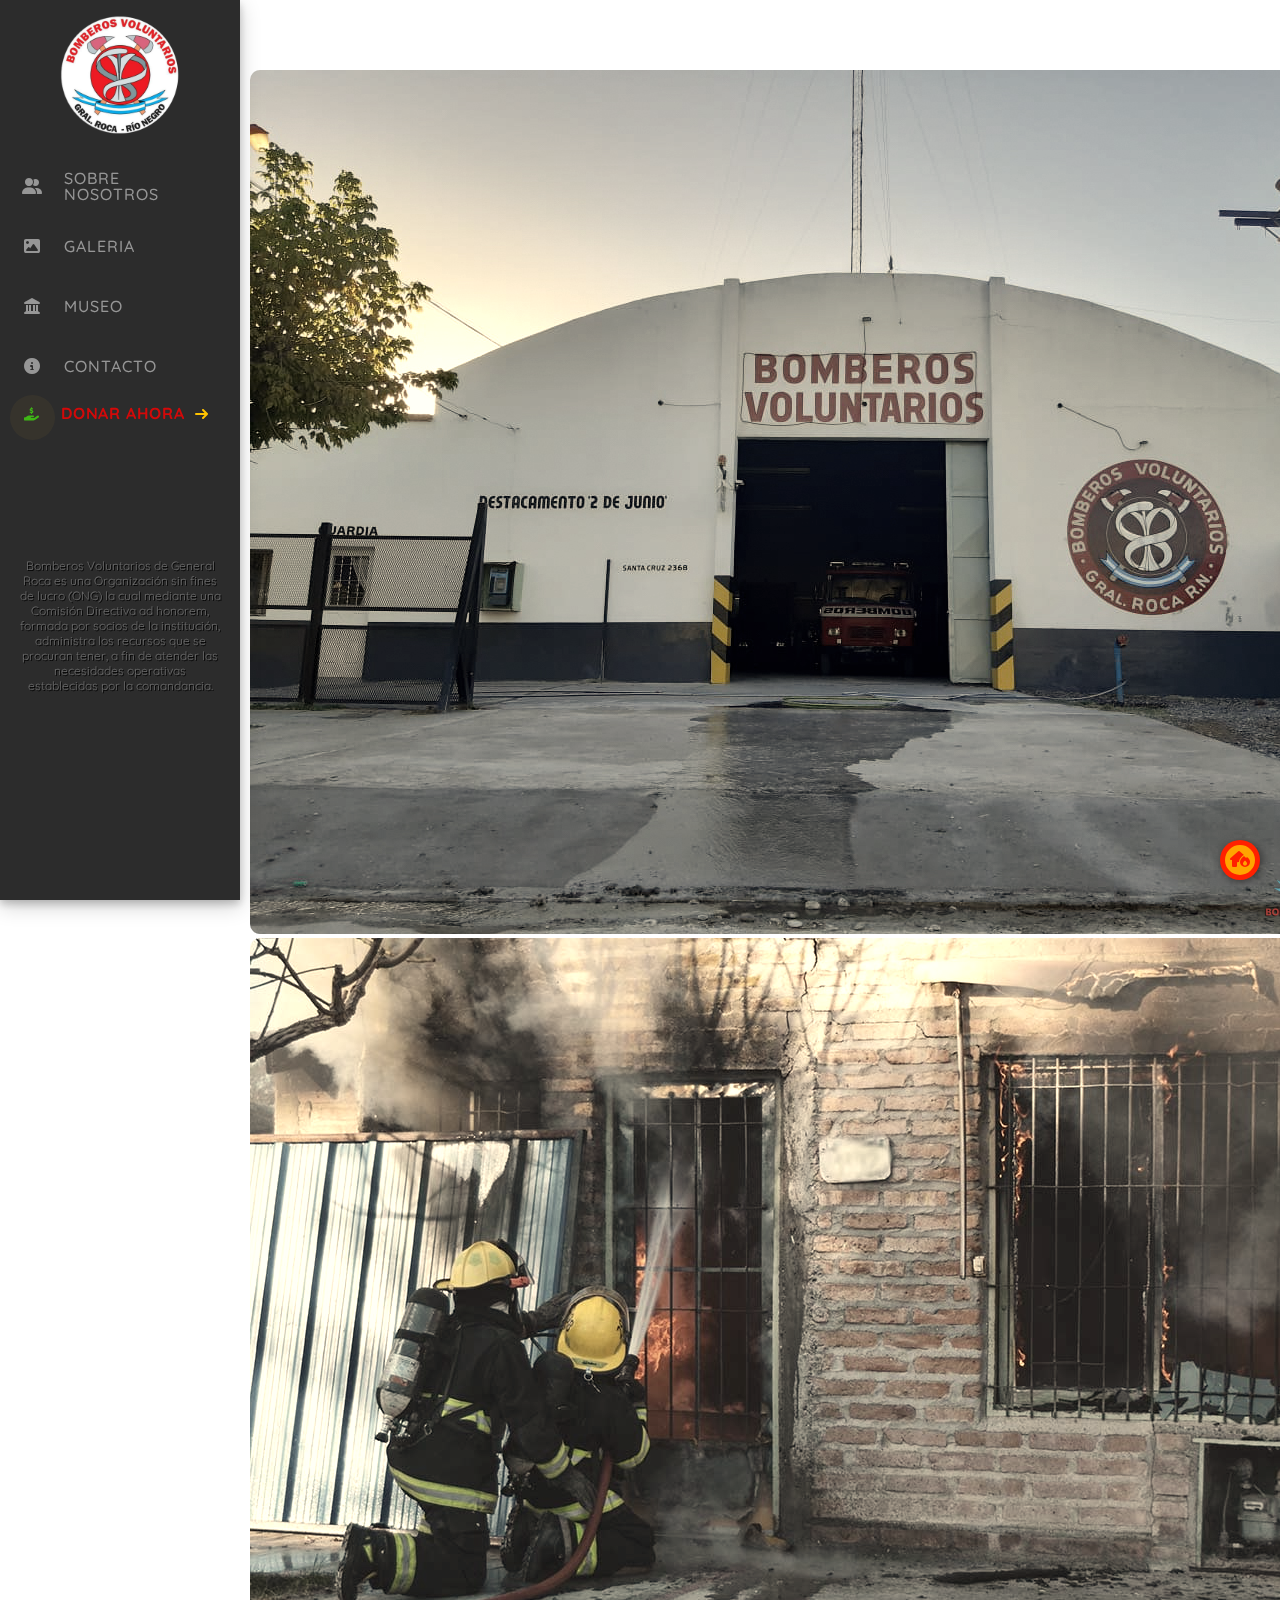
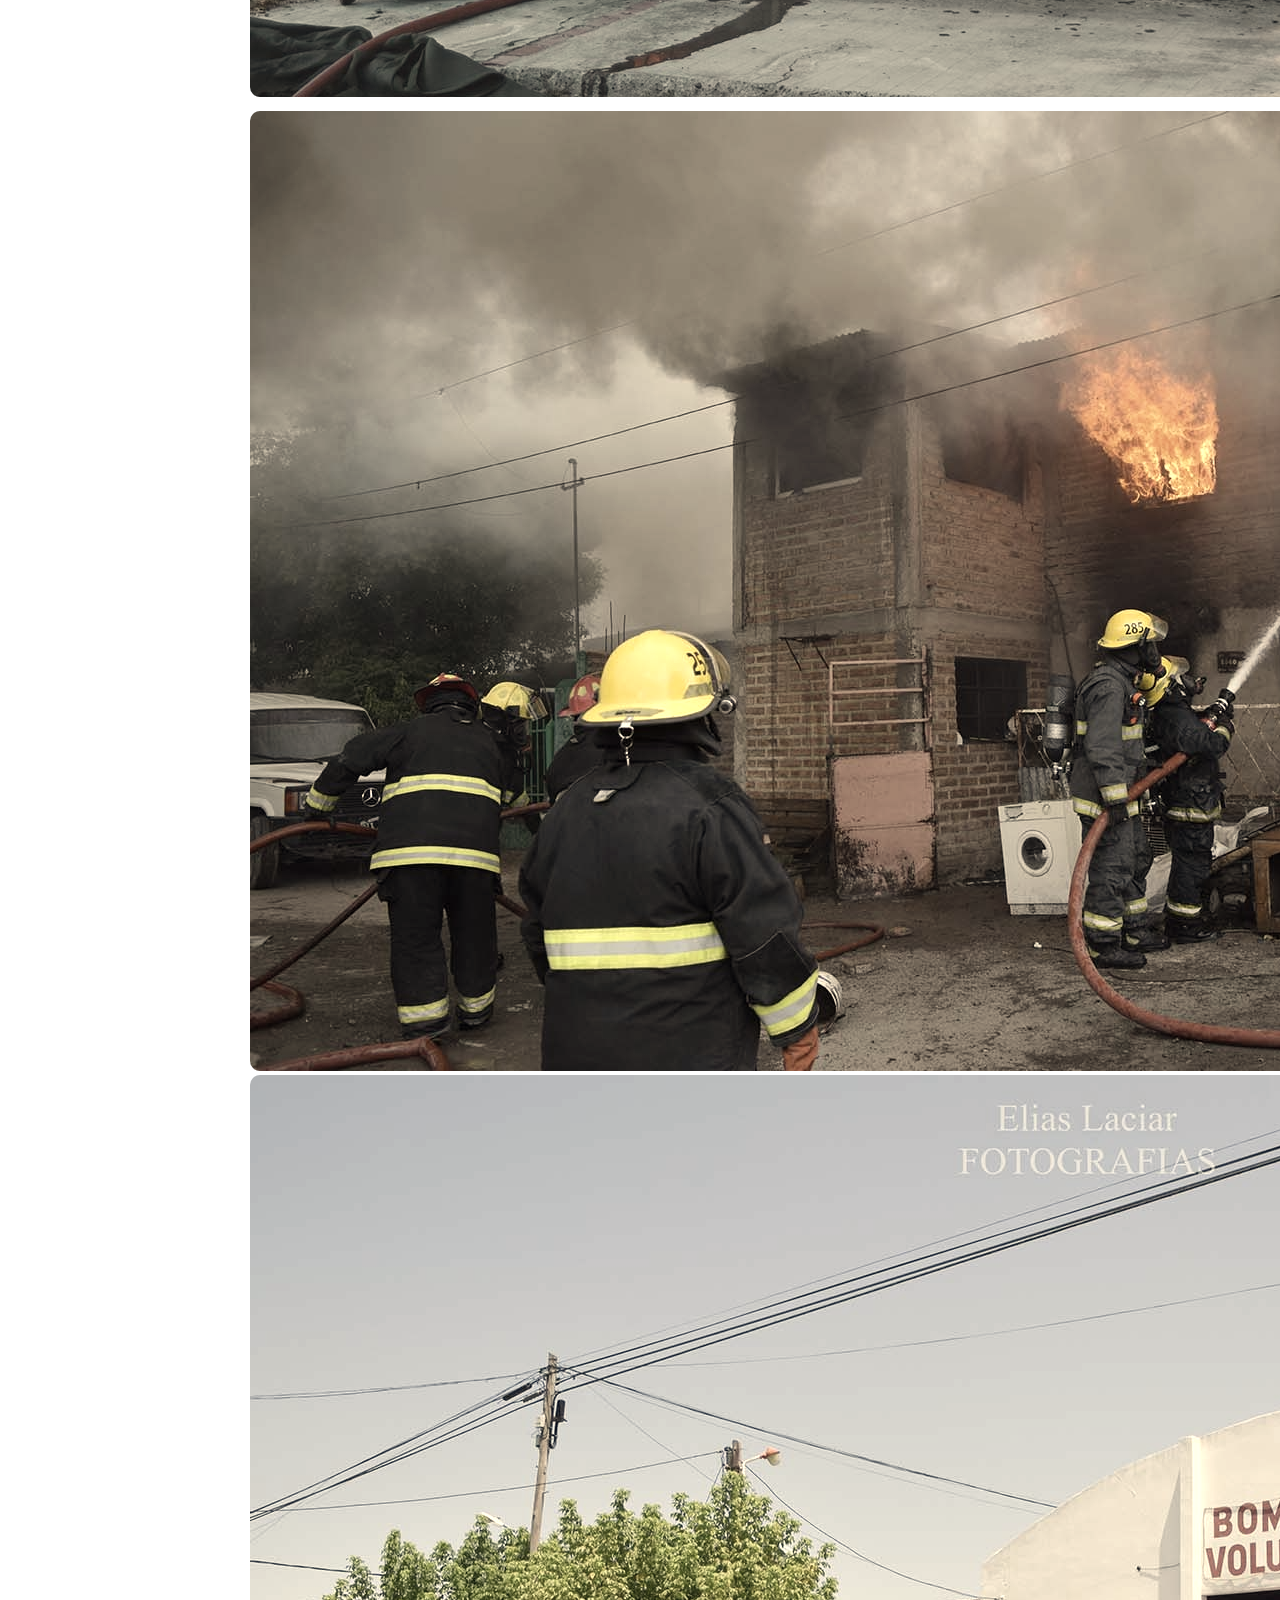
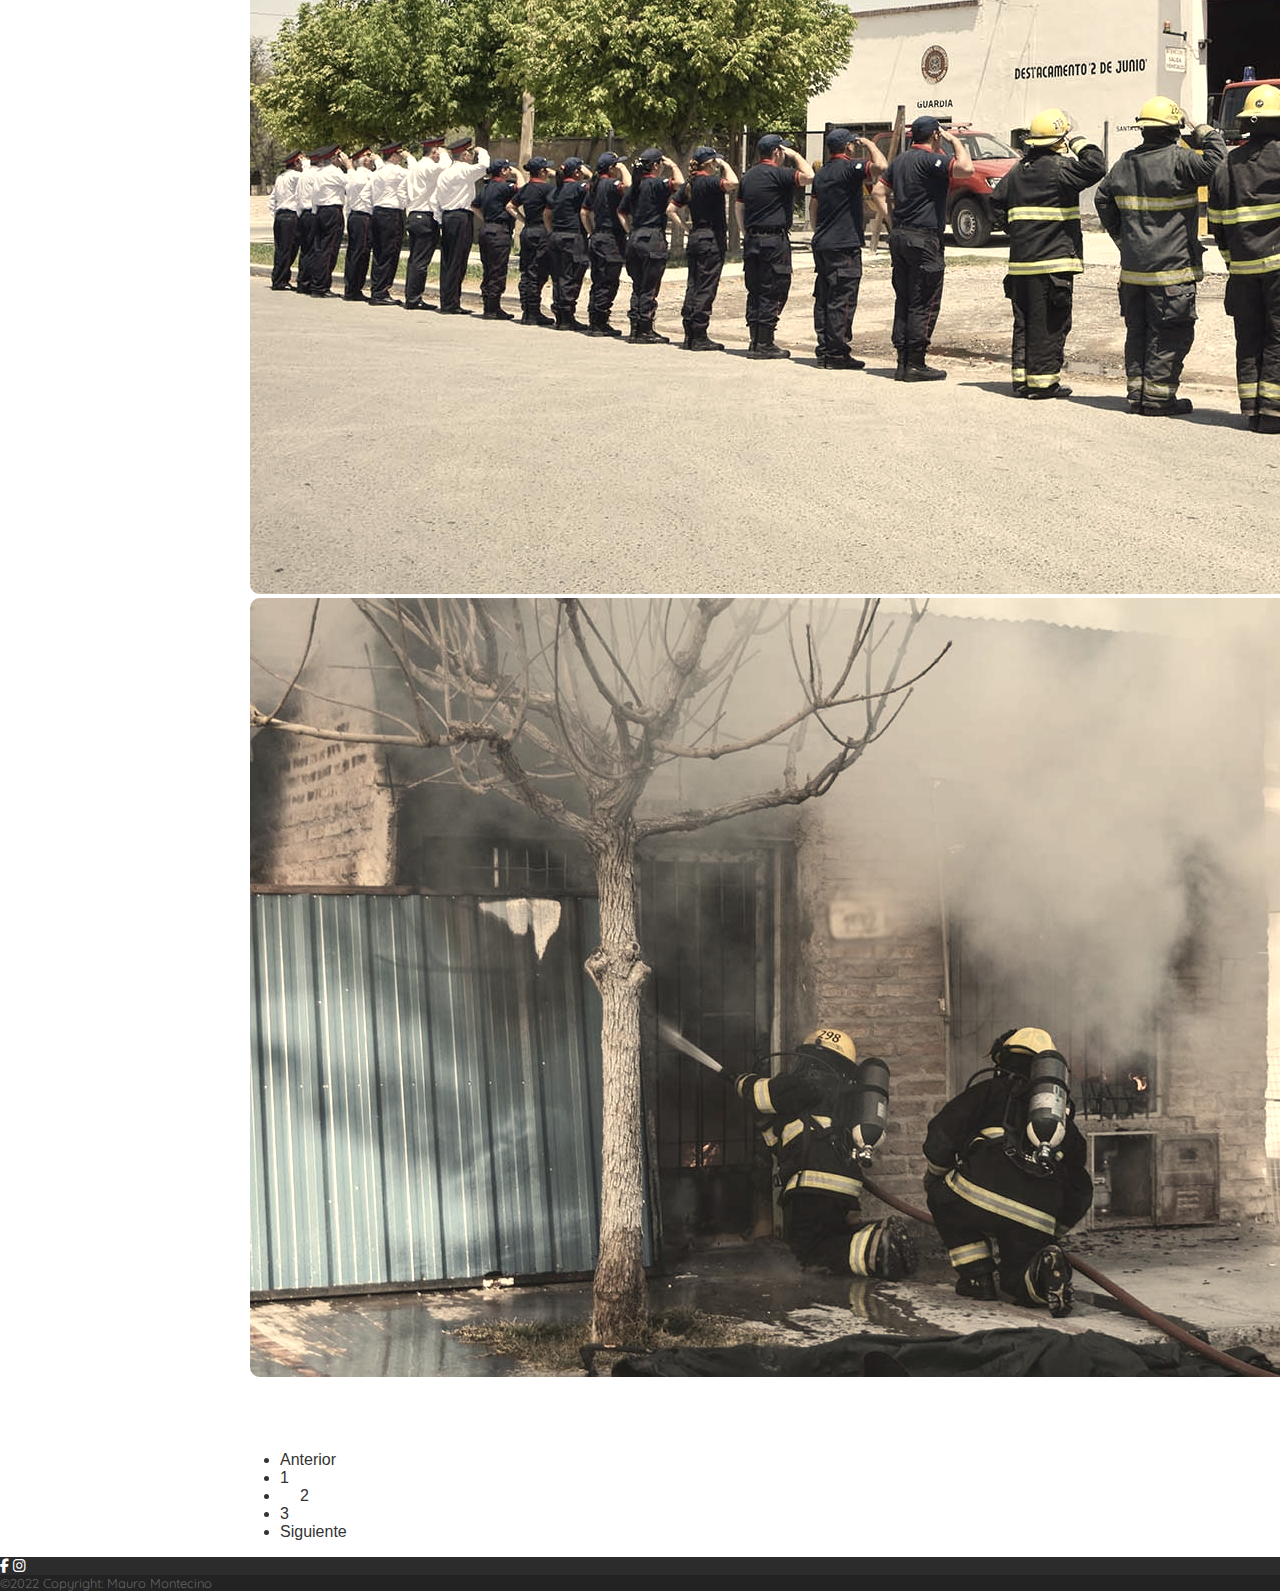
<file: pages/galeria2.html>
<!DOCTYPE html>
<html lang="es">

<head>
    <meta charset="UTF-8">
    <meta http-equiv="X-UA-Compatible" content="IE=edge">
    <meta name="viewport" content="width=device-width, initial-scale=1.0">
    <title>Las imágenes mas importantes de nuestra actividad</title>
    <link rel="icon" type="imag.png" href="../img/favicon.png" sizes="32x32">
    <link rel="stylesheet" href="https://cdnjs.cloudflare.com/ajax/libs/font-awesome/6.1.1/css/all.min.css">
    <!--Letras-->
    <link rel="preconnect" href="https://fonts.googleapis.com">
    <link rel="preconnect" href="https://fonts.gstatic.com" crossorigin>
    <link href="https://fonts.googleapis.com/css2?family=Quicksand:wght@300;400;500;600;700&display=swap" rel="stylesheet">
    <!--Bootstrap-->
    <link href="https://cdn.jsdelivr.net/npm/bootstrap@5.1.3/dist/css/bootstrap.min.css" rel="stylesheet" integrity="sha384-1BmE4kWBq78iYhFldvKuhfTAU6auU8tT94WrHftjDbrCEXSU1oBoqyl2QvZ6jIW3" crossorigin="anonymous">
    <!--Estilos-->
    <link rel="stylesheet" href="../css/estilos.css">
</head>
<body>
    <!-- Sidebar -->
    <div class="s-layout__sidebar">
        <a class="s-sidebar__trigger" href="#0">
            <i class="fa fa-bars"></i>
        </a>
        <nav class="s-sidebar__nav">
            <div class="s-sidebar__nav--container">
                <a href="../index.html"><img class="s-sidebar__nav--logo" src="../img/logoBomberosVoluntariosGR.PNG" alt="logoBomberosVoluntariosGR"><em class="s-sidebar__nav--home">Home</em></a>
            </div>
            <ul>
                <li>
                    <a class="s-sidebar__nav-link" href="sobreNosotros.html">
                        <i class="fa-solid fa-user-group"><em>Sobre Nosotros</em></i>
                    </a>
                </li>
                <li>
                    <a class="s-sidebar__nav-link" href="galeria.html">
                        <i class="fa-solid fa-image"><em>Galeria</em></i>
                    </a>
                </li>
                <li>
                    <a class="s-sidebar__nav-link" href="museo.html">
                        <i class="fa-solid fa-landmark"><em>Museo</em></i>
                    </a>
                </li>
                <li>
                    <a class="s-sidebar__nav-link" href="contacto.html">
                        <i class="fa fa-info-circle"><em>Contacto</em></i>
                    </a>
                </li>
                <li>
                    <button class="cta"><a href="donaciones.html">
                        <i class="fa-solid fa-hand-holding-dollar"><span>Donar Ahora</span></i>
                            <svg viewBox="0 0 13 10" height="10px" width="15px">
                                <path d="M1,5 L11,5"></path>
                                    <polyline points="8 1 12 5 8 9"></polyline>
                            </svg></a>
                    </button>
                </li>
            </ul>
            <p class="descP">Bomberos Voluntarios de General Roca es una Organización sin fines de lucro (ONG) la cual mediante una Comisión Directiva ad honorem, formada por socios de la institución, administra los recursos que se procuran tener, a fin de atender las necesidades operativas establecidas por la comandancia.</p>
            </nav>
            
    <!--Contenido-->
    <main class="s-layout__content">
        <div class="container container--galeria2">
            <div class="row">
                <div class="col-sm-6"><img class="img-fluid" src="../img/Destacamento2.jpg" alt=""></div>
                <div class="col-sm-6"><img class="img-fluid" src="../img/DSC_0545.jpg" alt=""></div>
            </div>
            <div class="row row--galeria2">
                <div class="col-sm"><img class="img-fluid" src="../img/DSC_0549.JPG" alt=""></div>
                <div class="col-sm"><img class="img-fluid" src="../img/DSC_1090.JPG" alt=""></div>
                <div class="col-sm"><img class="img-fluid" src="../img/DSC_0550.jpg" alt=""></div>
            </div>
        </div>
    <!--Barra de navegación de paginas-->
    <div>
        <nav aria-label="Page navigation example">
            <ul class="pagination justify-content-center">
            <li class="page-item">
                <a class="page-link" href="galeria.html">Anterior</a>
            </li>
            <li class="page-item"><a class="page-link" href="galeria.html">1</a></li>
            <li class="page-item active"><a class="page-link" href="galeria2.html">2</a></li>
            <li class="page-item"><a class="page-link" href="galeria3.html">3</a></li>
            <li class="page-item">
                <a class="page-link" href="galeria3.html">Siguiente</a>
            </li>
            </ul>
        </nav>
    </div>
    </main>
    <footer class="bgPers text-center text-white">
        <!-- Grid container -->
        <div class="container p-4 pb-0">
        <!-- Section: Social media -->
        <section class="mb-4">
            <!-- Facebook -->
            <a class="btn btn-fb btn-floating m-1" href="https://www.facebook.com/BomberosGralRoca" role="button"><i class="fab fa-facebook-f"></i
            ></a>
            <!-- Instagram -->
            <a class="btn btn-ig btn-floating m-1" href="https://www.instagram.com/jefaturabomberosroca" role="button"><i class="fab fa-instagram"></i
            ></a>
            </section>
        </div>
        <!-- Grid container -->
        <!-- Copyright -->
        <div class="text-center p-3" style="background-color: rgba(0, 0, 0, 0.2);">
            ©2022 Copyright: Mauro Montecino
        </div>
    </footer>
        <!--LOGO RECARGAR PAGINA INFERIOR DERECHA-->
        <div class="subir">
            <a href="#"><i class="fa-solid fa-house-fire"></i></a>
        </div>
    <script src="https://cdn.jsdelivr.net/npm/bootstrap@5.1.3/dist/js/bootstrap.bundle.min.js" integrity="sha384-ka7Sk0Gln4gmtz2MlQnikT1wXgYsOg+OMhuP+IlRH9sENBO0LRn5q+8nbTov4+1p" crossorigin="anonymous"></script>
</body>
</html>
</file>
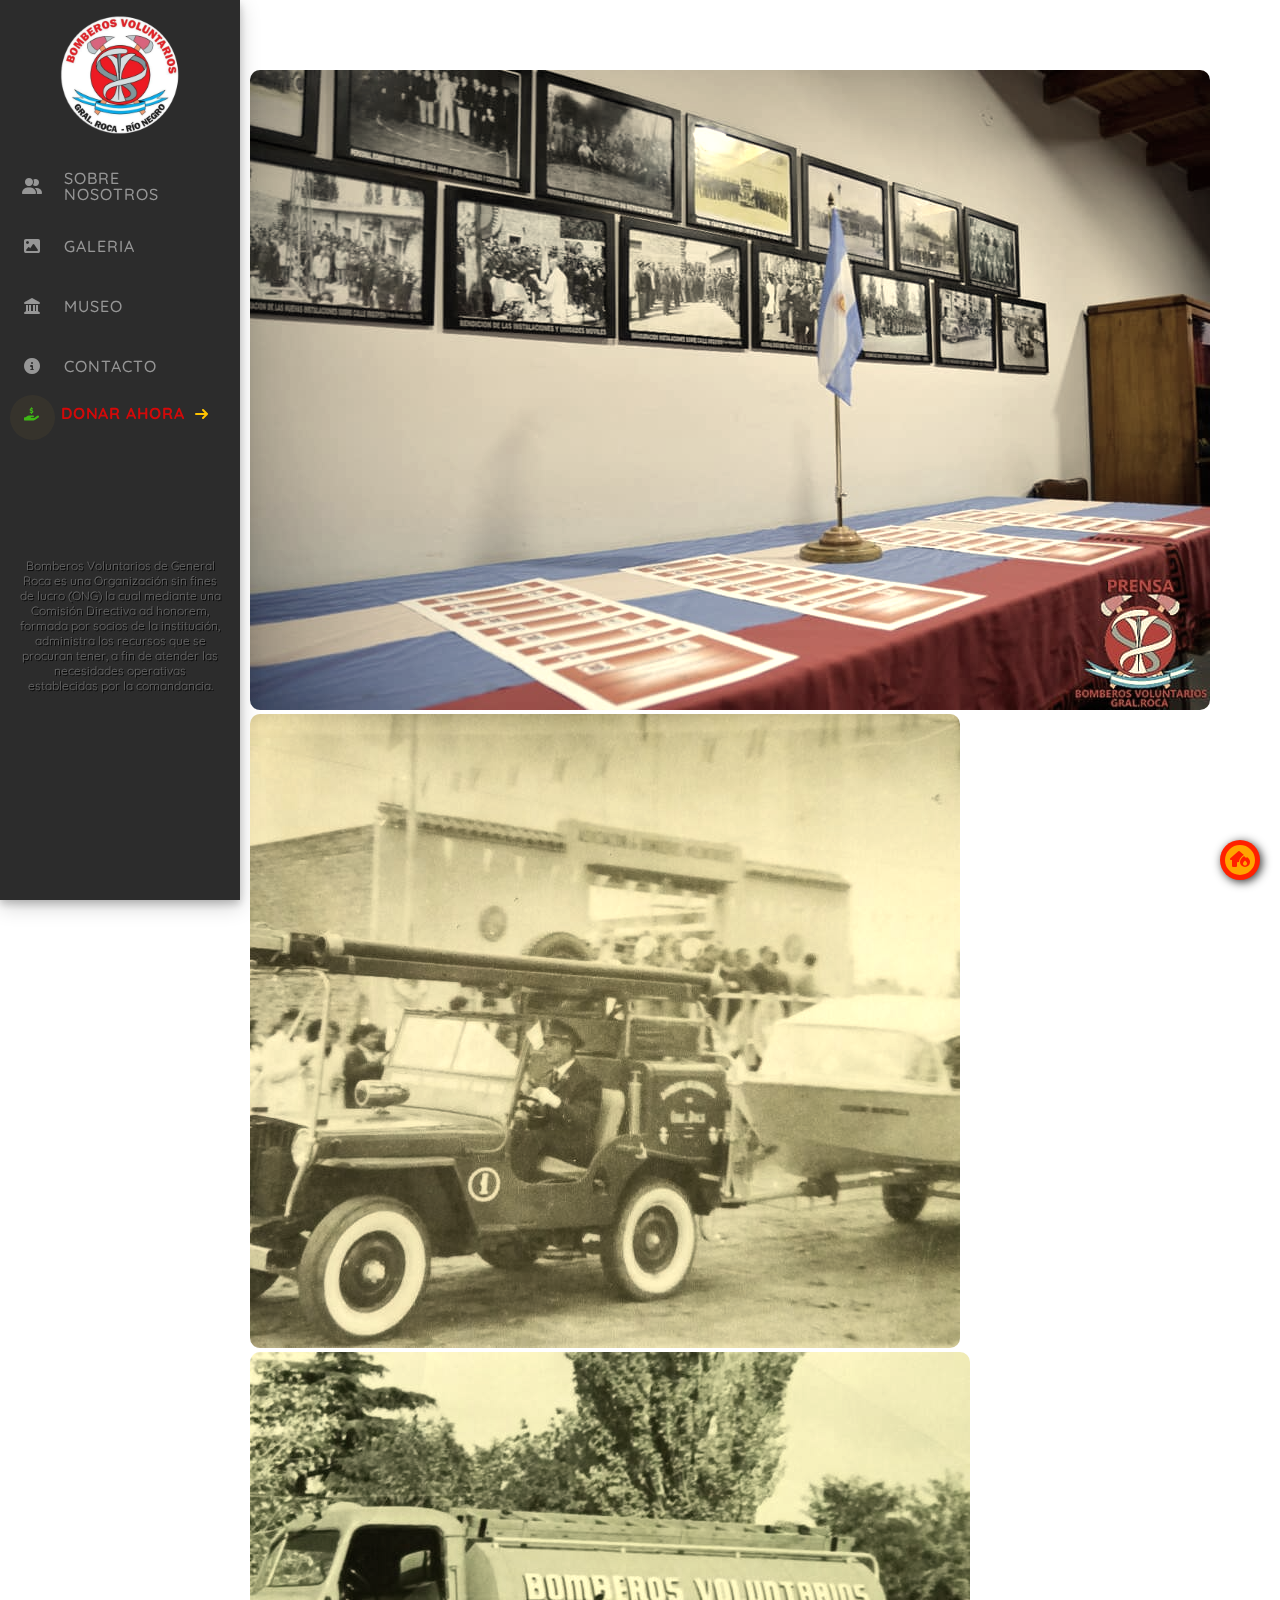
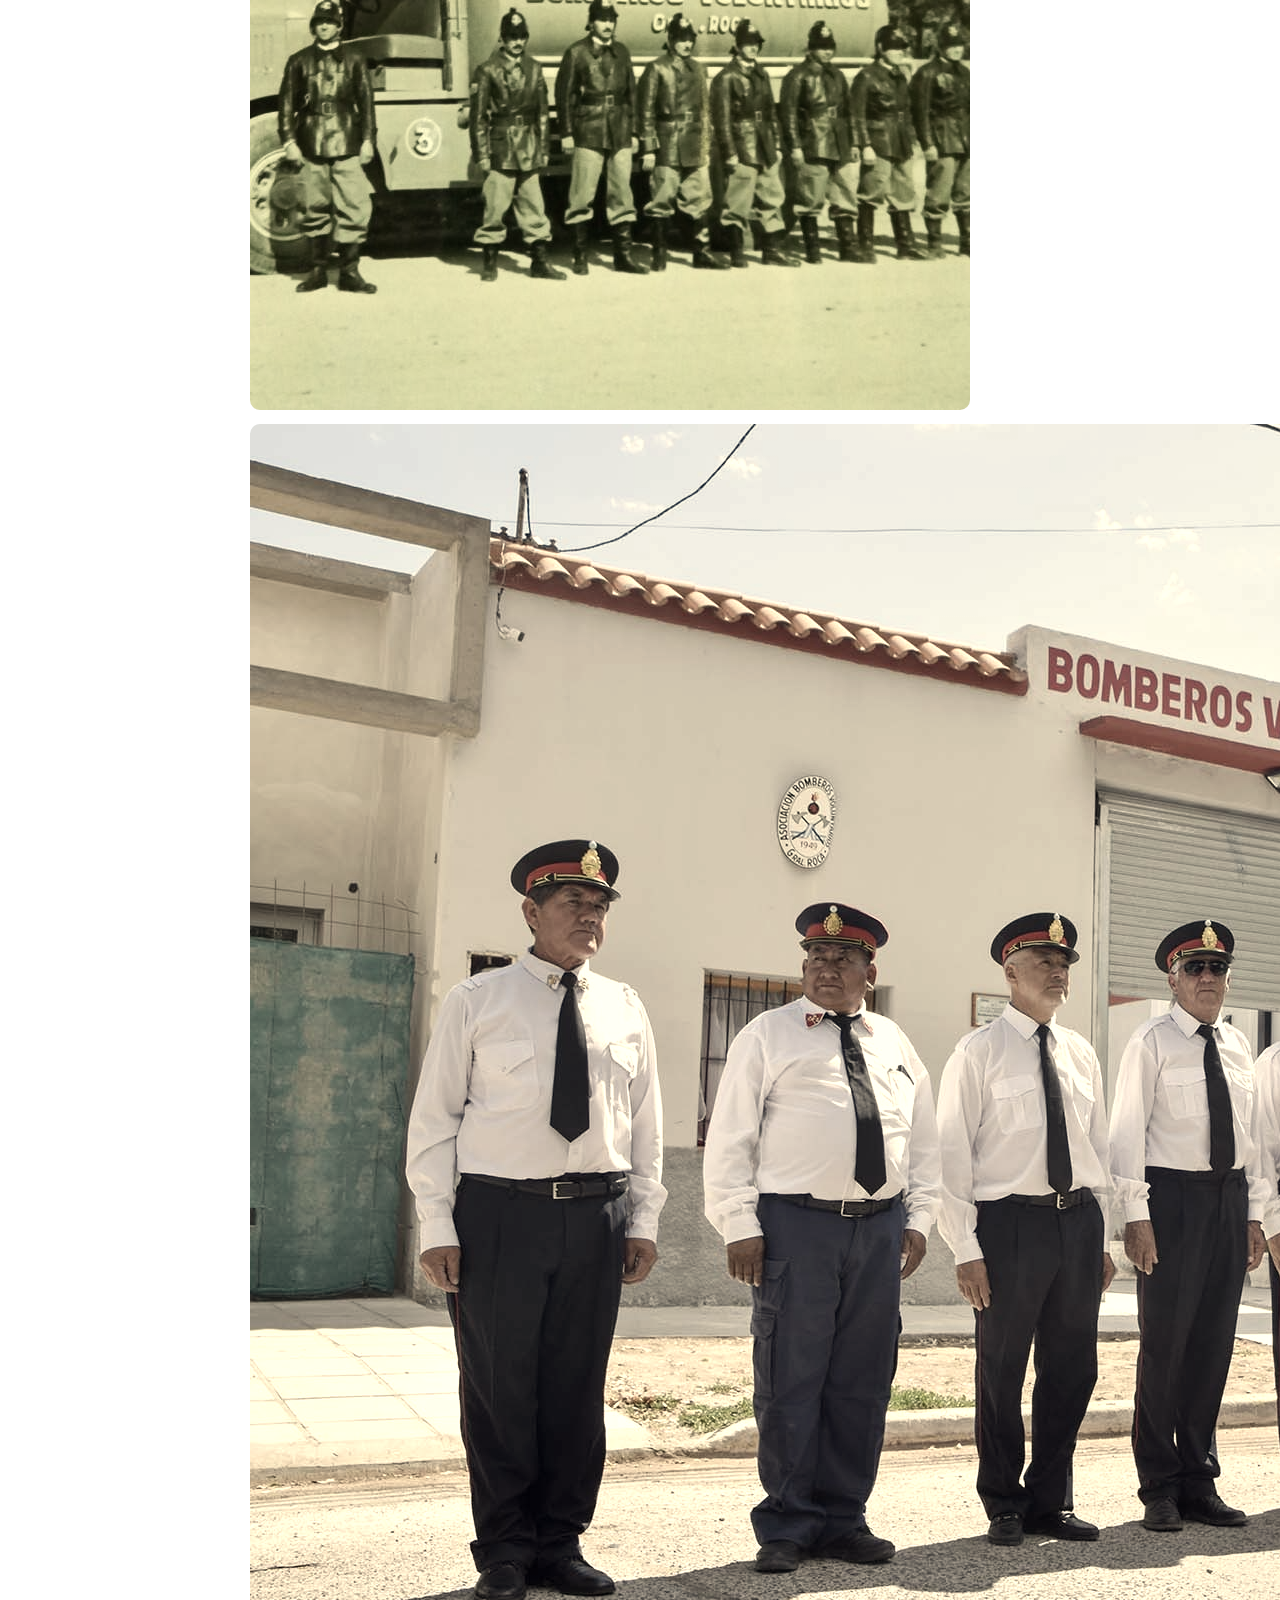
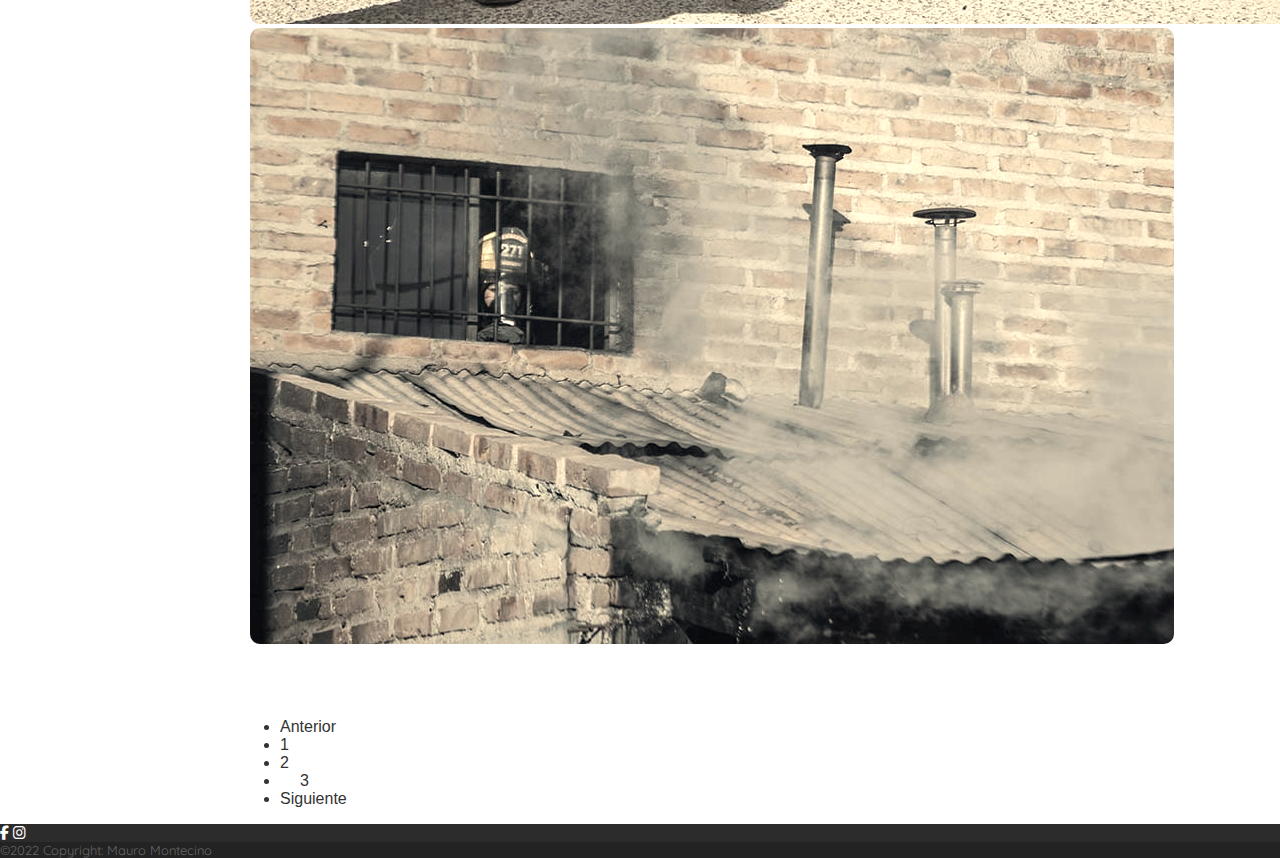
<file: pages/galeria3.html>
<!DOCTYPE html>
<html lang="es">

<head>
    <meta charset="UTF-8">
    <meta http-equiv="X-UA-Compatible" content="IE=edge">
    <meta name="viewport" content="width=device-width, initial-scale=1.0">
    <title>Algunas imágenes de nuestras intervenciones</title>
    <link rel="icon" type="imag.png" href="../img/favicon.png" sizes="32x32">
    <link rel="stylesheet" href="https://cdnjs.cloudflare.com/ajax/libs/font-awesome/6.1.1/css/all.min.css">
    <!--Letras-->
    <link rel="preconnect" href="https://fonts.googleapis.com">
    <link rel="preconnect" href="https://fonts.gstatic.com" crossorigin>
    <link href="https://fonts.googleapis.com/css2?family=Quicksand:wght@300;400;500;600;700&display=swap" rel="stylesheet">
    <!--Bootstrap-->
    <link href="https://cdn.jsdelivr.net/npm/bootstrap@5.1.3/dist/css/bootstrap.min.css" rel="stylesheet" integrity="sha384-1BmE4kWBq78iYhFldvKuhfTAU6auU8tT94WrHftjDbrCEXSU1oBoqyl2QvZ6jIW3" crossorigin="anonymous">
    <!--Estilos-->
    <link rel="stylesheet" href="../css/estilos.css">
</head>
<body>
    <!-- Sidebar -->
    <div class="s-layout__sidebar">
        <a class="s-sidebar__trigger" href="#0">
            <i class="fa fa-bars"></i>
        </a>
        <nav class="s-sidebar__nav">
            <div class="s-sidebar__nav--container">
                <a href="../index.html"><img class="s-sidebar__nav--logo" src="../img/logoBomberosVoluntariosGR.PNG" alt="logoBomberosVoluntariosGR"><em class="s-sidebar__nav--home">Home</em></a>
            </div>
            <ul>
                <li>
                    <a class="s-sidebar__nav-link" href="sobreNosotros.html">
                        <i class="fa-solid fa-user-group"><em>Sobre Nosotros</em></i>
                    </a>
                </li>
                <li>
                    <a class="s-sidebar__nav-link" href="galeria.html">
                        <i class="fa-solid fa-image"><em>Galeria</em></i>
                    </a>
                </li>
                <li>
                    <a class="s-sidebar__nav-link" href="museo.html">
                        <i class="fa-solid fa-landmark"><em>Museo</em></i>
                    </a>
                </li>
                <li>
                    <a class="s-sidebar__nav-link" href="contacto.html">
                        <i class="fa fa-info-circle"><em>Contacto</em></i>
                    </a>
                </li>
                <li>
                    <button class="cta"><a href="donaciones.html">
                        <i class="fa-solid fa-hand-holding-dollar"><span>Donar Ahora</span></i>
                            <svg viewBox="0 0 13 10" height="10px" width="15px">
                                <path d="M1,5 L11,5"></path>
                                    <polyline points="8 1 12 5 8 9"></polyline>
                            </svg></a>
                    </button>
                </li>
            </ul>
            <p class="descP">Bomberos Voluntarios de General Roca es una Organización sin fines de lucro (ONG) la cual mediante una Comisión Directiva ad honorem, formada por socios de la institución, administra los recursos que se procuran tener, a fin de atender las necesidades operativas establecidas por la comandancia.</p>
            </nav>
            
    <!--Contenido-->
    <main class="s-layout__content">
        <div class="container container--galeria2">
            <div class="row">
                <div class="col-xl-3"><img class="img-fluid" src="../img/36787816_1068706419921167_7190905787680555008_n.jpg" alt=""></div>
                <div class="col-xl-6"><img class="img-fluid" src="../img/15781317_644445812347232_8422335135320004716_n.jpg" alt=""></div>
                <div class="col-xl-3"><img class="img-fluid" src="../img/15781068_644445825680564_2693884522929626034_n.jpg" alt=""></div>
            </div>
            <div class="row row--galeria2">
                <div class="col-sm"><img class="img-fluid" src="../img/DSC_0623.JPG" alt=""></div>
                <div class="col-sm"><img class="img-fluid" src="../img/DSC_0551.jpg" alt=""></div>
            </div>
        </div>
    <!--Barra de navegación de paginas-->
    <div>
        <nav aria-label="Page navigation example">
            <ul class="pagination justify-content-center">
            <li class="page-item">
                <a class="page-link" href="galeria2.html">Anterior</a>
            </li>
            <li class="page-item"><a class="page-link" href="galeria.html">1</a></li>
            <li class="page-item"><a class="page-link" href="galeria2.html">2</a></li>
            <li class="page-item active"><a class="page-link" href="galeria3.html">3</a></li>
            <li class="page-item">
                <a class="page-link" href="#">Siguiente</a>
            </li>
            </ul>
        </nav>
    </div>
    </main>
    <footer class="bgPers text-center text-white">
        <!-- Grid container -->
        <div class="container p-4 pb-0">
        <!-- Section: Social media -->
        <section class="mb-4">
            <!-- Facebook -->
            <a class="btn btn-fb btn-floating m-1" href="https://www.facebook.com/BomberosGralRoca" role="button"><i class="fab fa-facebook-f"></i
            ></a>
            <!-- Instagram -->
            <a class="btn btn-ig btn-floating m-1" href="https://www.instagram.com/jefaturabomberosroca" role="button"><i class="fab fa-instagram"></i
            ></a>
            </section>
        </div>
        <!-- Grid container -->
        <!-- Copyright -->
        <div class="text-center p-3" style="background-color: rgba(0, 0, 0, 0.2);">
            ©2022 Copyright: Mauro Montecino
        </div>
    </footer>
        <!--LOGO RECARGAR PAGINA INFERIOR DERECHA-->
        <div class="subir">
            <a href="#"><i class="fa-solid fa-house-fire"></i></a>
        </div>
    <script src="https://cdn.jsdelivr.net/npm/bootstrap@5.1.3/dist/js/bootstrap.bundle.min.js" integrity="sha384-ka7Sk0Gln4gmtz2MlQnikT1wXgYsOg+OMhuP+IlRH9sENBO0LRn5q+8nbTov4+1p" crossorigin="anonymous"></script>
</body>
</html>
</file>
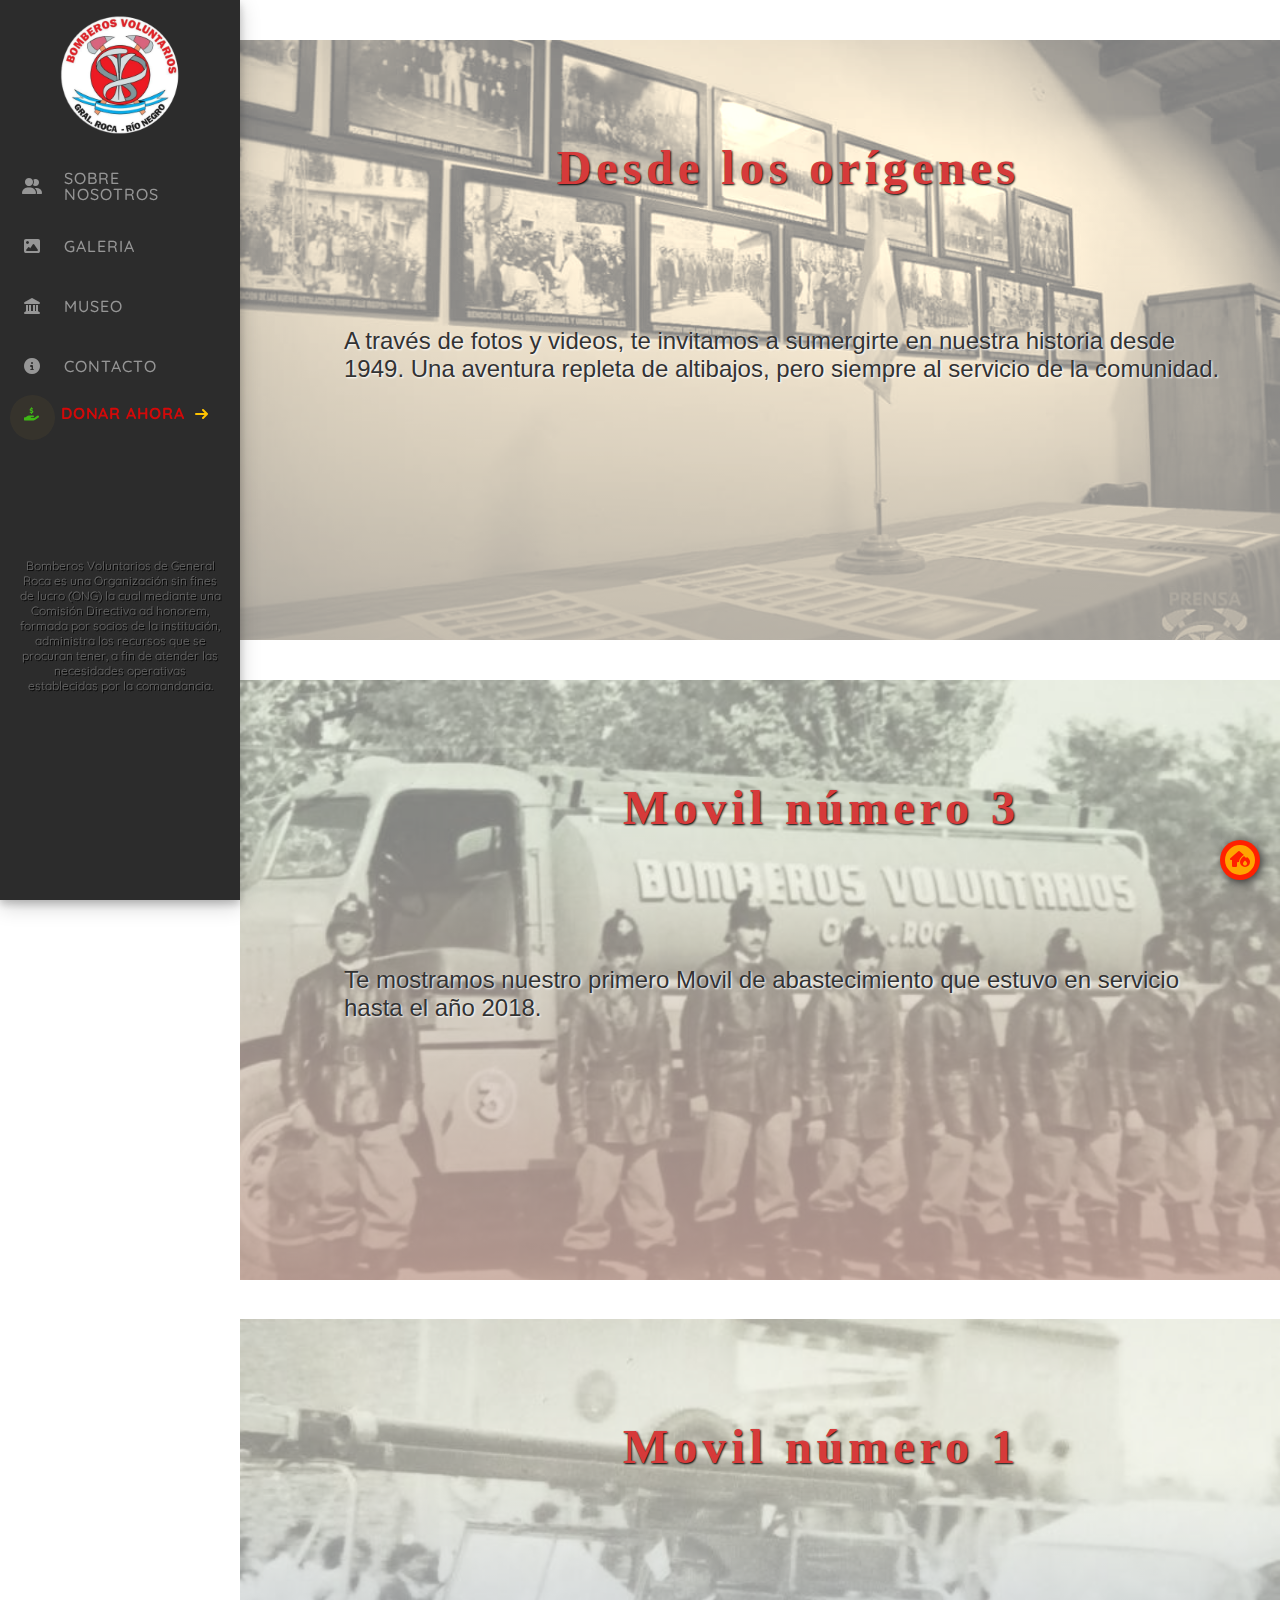
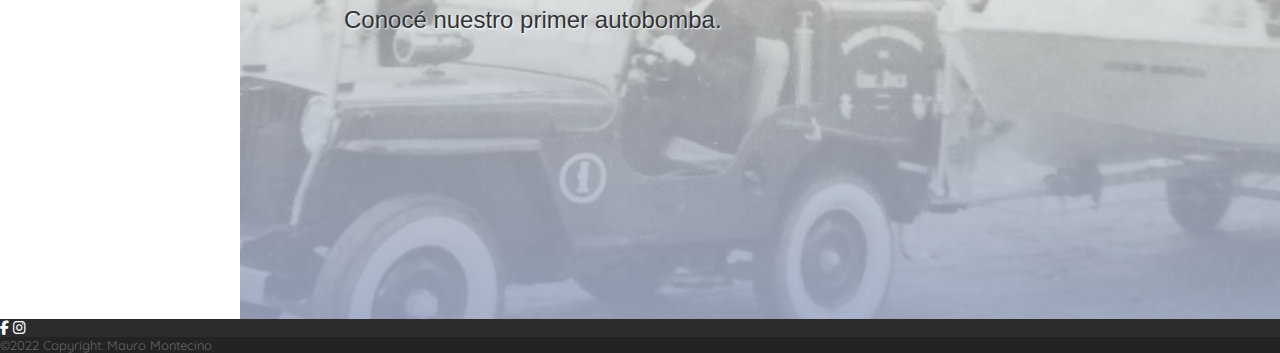
<file: pages/museo.html>
<!DOCTYPE html>
<html lang="es">

<head>
    <meta charset="UTF-8">
    <meta http-equiv="X-UA-Compatible" content="IE=edge">
    <meta name="viewport" content="width=device-width, initial-scale=1.0">
    <!-- SEO -->
    <meta name="description" content="Este es el Museo Institucional de Bomberos Voluntarios de General Roca, Rio Negro, Argentina. Aquí podrás conocer la historia completa de nuestro cuartel.">
    <meta name="keywords" content="bomberos, voluntarios, general roca, rio negro, museo, historia, fotos antiguas, anecdotas">
    <title>Museo Institucional de Bomberos Voluntarios de General Roca</title>
    <link rel="icon" type="imag.png" href="../img/favicon.png" sizes="32x32">
    <link rel="stylesheet" href="https://cdnjs.cloudflare.com/ajax/libs/font-awesome/6.1.1/css/all.min.css">
    <!--Letras-->
    <link rel="preconnect" href="https://fonts.googleapis.com">
    <link rel="preconnect" href="https://fonts.gstatic.com" crossorigin>
    <link href="https://fonts.googleapis.com/css2?family=Quicksand:wght@300;400;500;600;700&display=swap" rel="stylesheet">
    <!--Bootstrap-->
    <link href="https://cdn.jsdelivr.net/npm/bootstrap@5.1.3/dist/css/bootstrap.min.css" rel="stylesheet" integrity="sha384-1BmE4kWBq78iYhFldvKuhfTAU6auU8tT94WrHftjDbrCEXSU1oBoqyl2QvZ6jIW3" crossorigin="anonymous">
    <!--Estilos-->
    <link rel="stylesheet" href="../css/estilos.css">
</head>
<body>
    <!-- Sidebar -->
    <div class="s-layout__sidebar">
        <a class="s-sidebar__trigger" href="#0">
            <i class="fa fa-bars"></i>
        </a>
        <nav class="s-sidebar__nav">
            <div class="s-sidebar__nav--container">
                <a href="../index.html"><img class="s-sidebar__nav--logo" src="../img/logoBomberosVoluntariosGR.PNG" alt="logoBomberosVoluntariosGR"><em class="s-sidebar__nav--home">Home</em></a>
            </div>
            <ul>
                <li>
                    <a class="s-sidebar__nav-link" href="sobreNosotros.html">
                        <i class="fa-solid fa-user-group"><em>Sobre Nosotros</em></i>
                    </a>
                </li>
                <li>
                    <a class="s-sidebar__nav-link" href="galeria.html">
                        <i class="fa-solid fa-image"><em>Galeria</em></i>
                    </a>
                </li>
                <li>
                    <a class="s-sidebar__nav-link" href="museo.html">
                        <i class="fa-solid fa-landmark"><em>Museo</em></i>
                    </a>
                </li>
                <li>
                    <a class="s-sidebar__nav-link" href="contacto.html">
                        <i class="fa fa-info-circle"><em>Contacto</em></i>
                    </a>
                </li>
                <li>
                    <button class="cta"><a href="donaciones.html">
                        <i class="fa-solid fa-hand-holding-dollar"><span>Donar Ahora</span></i>
                            <svg viewBox="0 0 13 10" height="10px" width="15px">
                                <path d="M1,5 L11,5"></path>
                                    <polyline points="8 1 12 5 8 9"></polyline>
                            </svg></a>
                    </button>
                </li>
            </ul>
            <p class="descP">Bomberos Voluntarios de General Roca es una Organización sin fines de lucro (ONG) la cual mediante una Comisión Directiva ad honorem, formada por socios de la institución, administra los recursos que se procuran tener, a fin de atender las necesidades operativas establecidas por la comandancia.</p>
            </nav>
            
    <!--Contenido-->
    <main>
        <div class="s-layout__content s-layout__content--pagesMuseo">
            <div class="s-layout__content--background--pageMuseo">
                <div class="s-layout__content--texto--pagesMuseo">
                    <h2>Desde los orígenes</h2>
                    <br>
                    <div>
                        <p>A través de fotos y videos, te invitamos a sumergirte en nuestra historia desde 1949. Una aventura repleta de altibajos, pero siempre al servicio de la comunidad.</p>
                    </div>
                </div>
            </div>
        </div>
        <div class="s-layout__content s-layout__content--pagesMuseo">
            <div class="s-layout__content--background--pageMuseo s-layout__content--background--pageMuseo2">
                <div class="s-layout__content--texto--pagesMuseo">
                    <h2>Movil número 3</h2>
                    <br>
                <div>
                    <p>Te mostramos nuestro primero Movil de abastecimiento que estuvo en servicio hasta el año 2018.</p>
                </div>
                </div>
            </div>
        </div>
        <div class="s-layout__content">
            <div class="s-layout__content--background--pageMuseo s-layout__content--background--pageMuseo3">
                <div class="s-layout__content--texto--pagesMuseo">
                    <h2>Movil número 1</h2>
                    <br>
                    <div>
                        <p>Conocé nuestro primer autobomba.</p>
                    </div>
                </div>
            </div>
        </div>
    </main>
    <footer class="bgPers text-center text-white">
        <!-- Grid container -->
        <div class="container p-4 pb-0">
        <!-- Section: Social media -->
        <section class="mb-4">
            <!-- Facebook -->
            <a class="btn btn-fb btn-floating m-1" href="https://www.facebook.com/BomberosGralRoca" role="button"><i class="fab fa-facebook-f"></i
            ></a>
            <!-- Instagram -->
            <a class="btn btn-ig btn-floating m-1" href="https://www.instagram.com/jefaturabomberosroca" role="button"><i class="fab fa-instagram"></i
            ></a>
            </section>
        </div>
        <!-- Grid container -->
        <!-- Copyright -->
        <div class="text-center p-3" style="background-color: rgba(0, 0, 0, 0.2);">
            ©2022 Copyright: Mauro Montecino
        </div>
    </footer>
        <!--LOGO RECARGAR PAGINA INFERIOR DERECHA-->
        <div class="subir">
            <a href="#"><i class="fa-solid fa-house-fire"></i></a>
        </div>
    <script src="https://cdn.jsdelivr.net/npm/bootstrap@5.1.3/dist/js/bootstrap.bundle.min.js" integrity="sha384-ka7Sk0Gln4gmtz2MlQnikT1wXgYsOg+OMhuP+IlRH9sENBO0LRn5q+8nbTov4+1p" crossorigin="anonymous"></script>
</body>
</html>
</file>
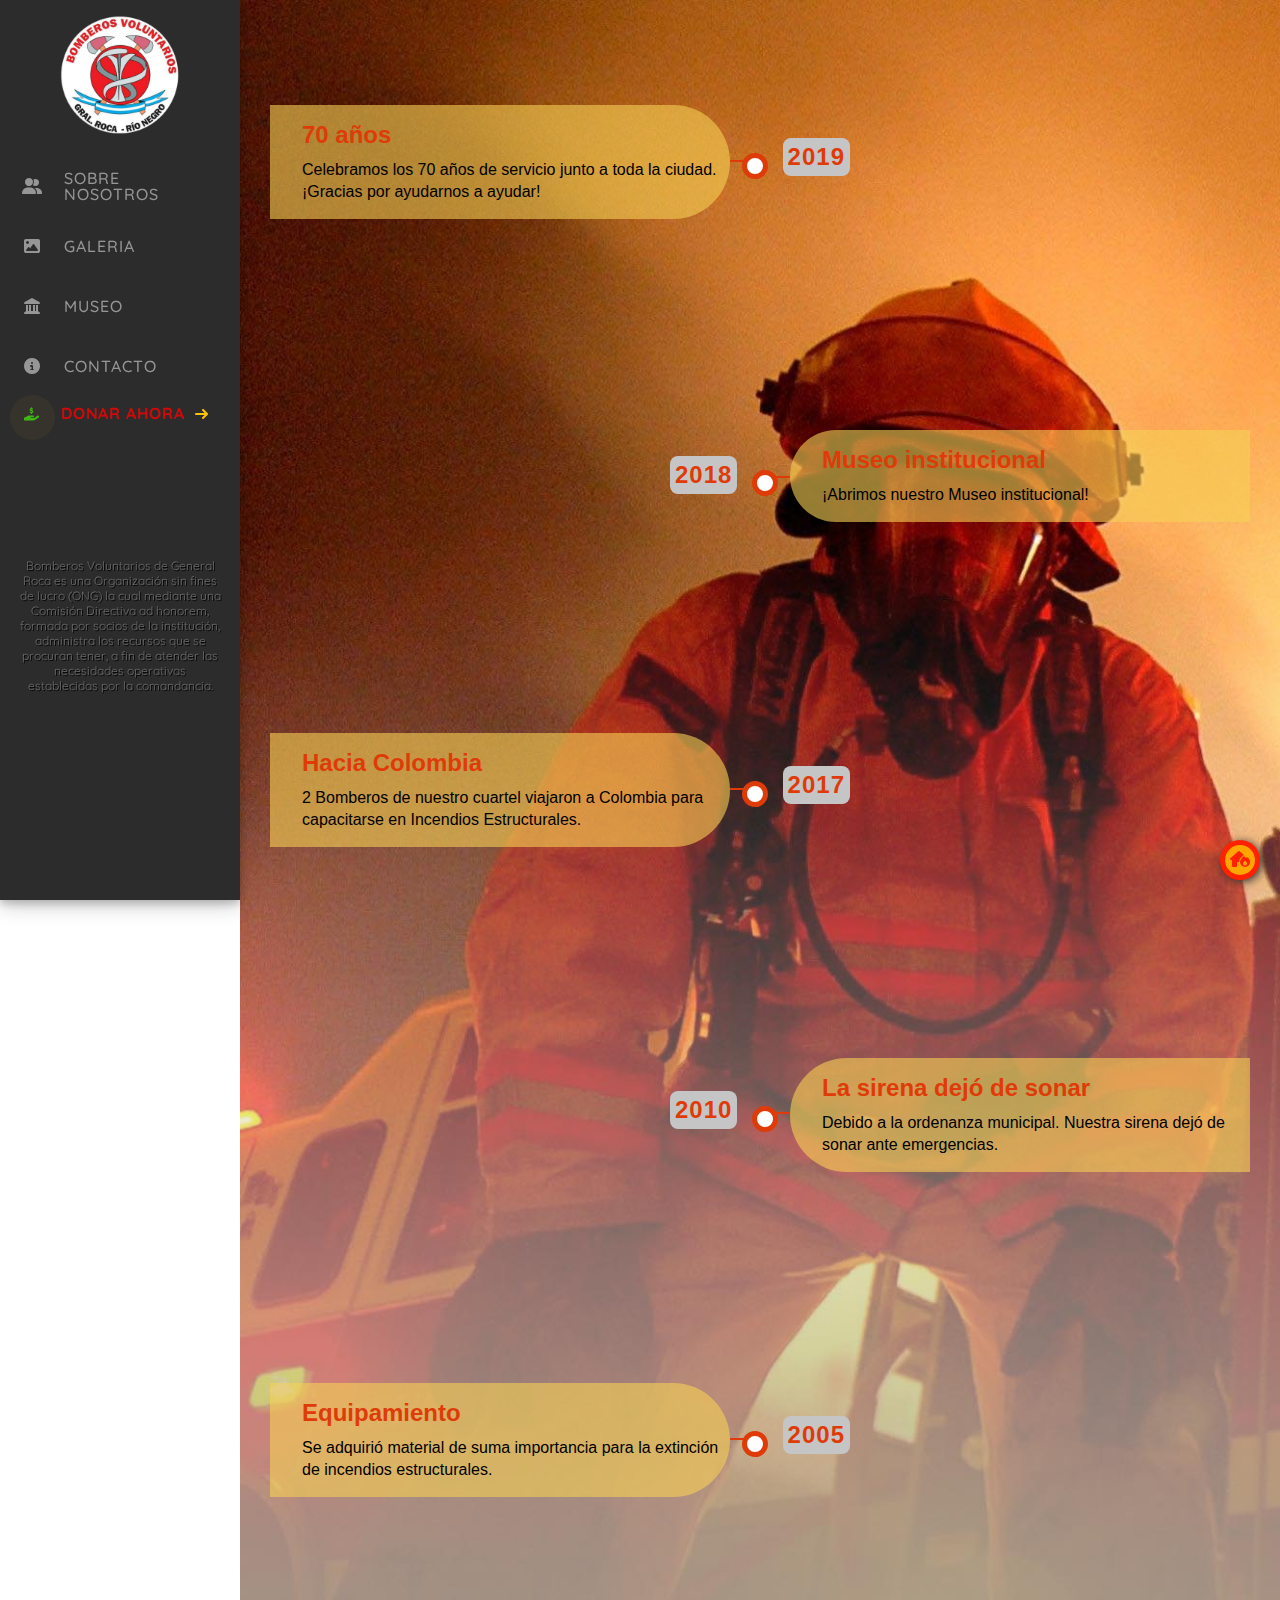
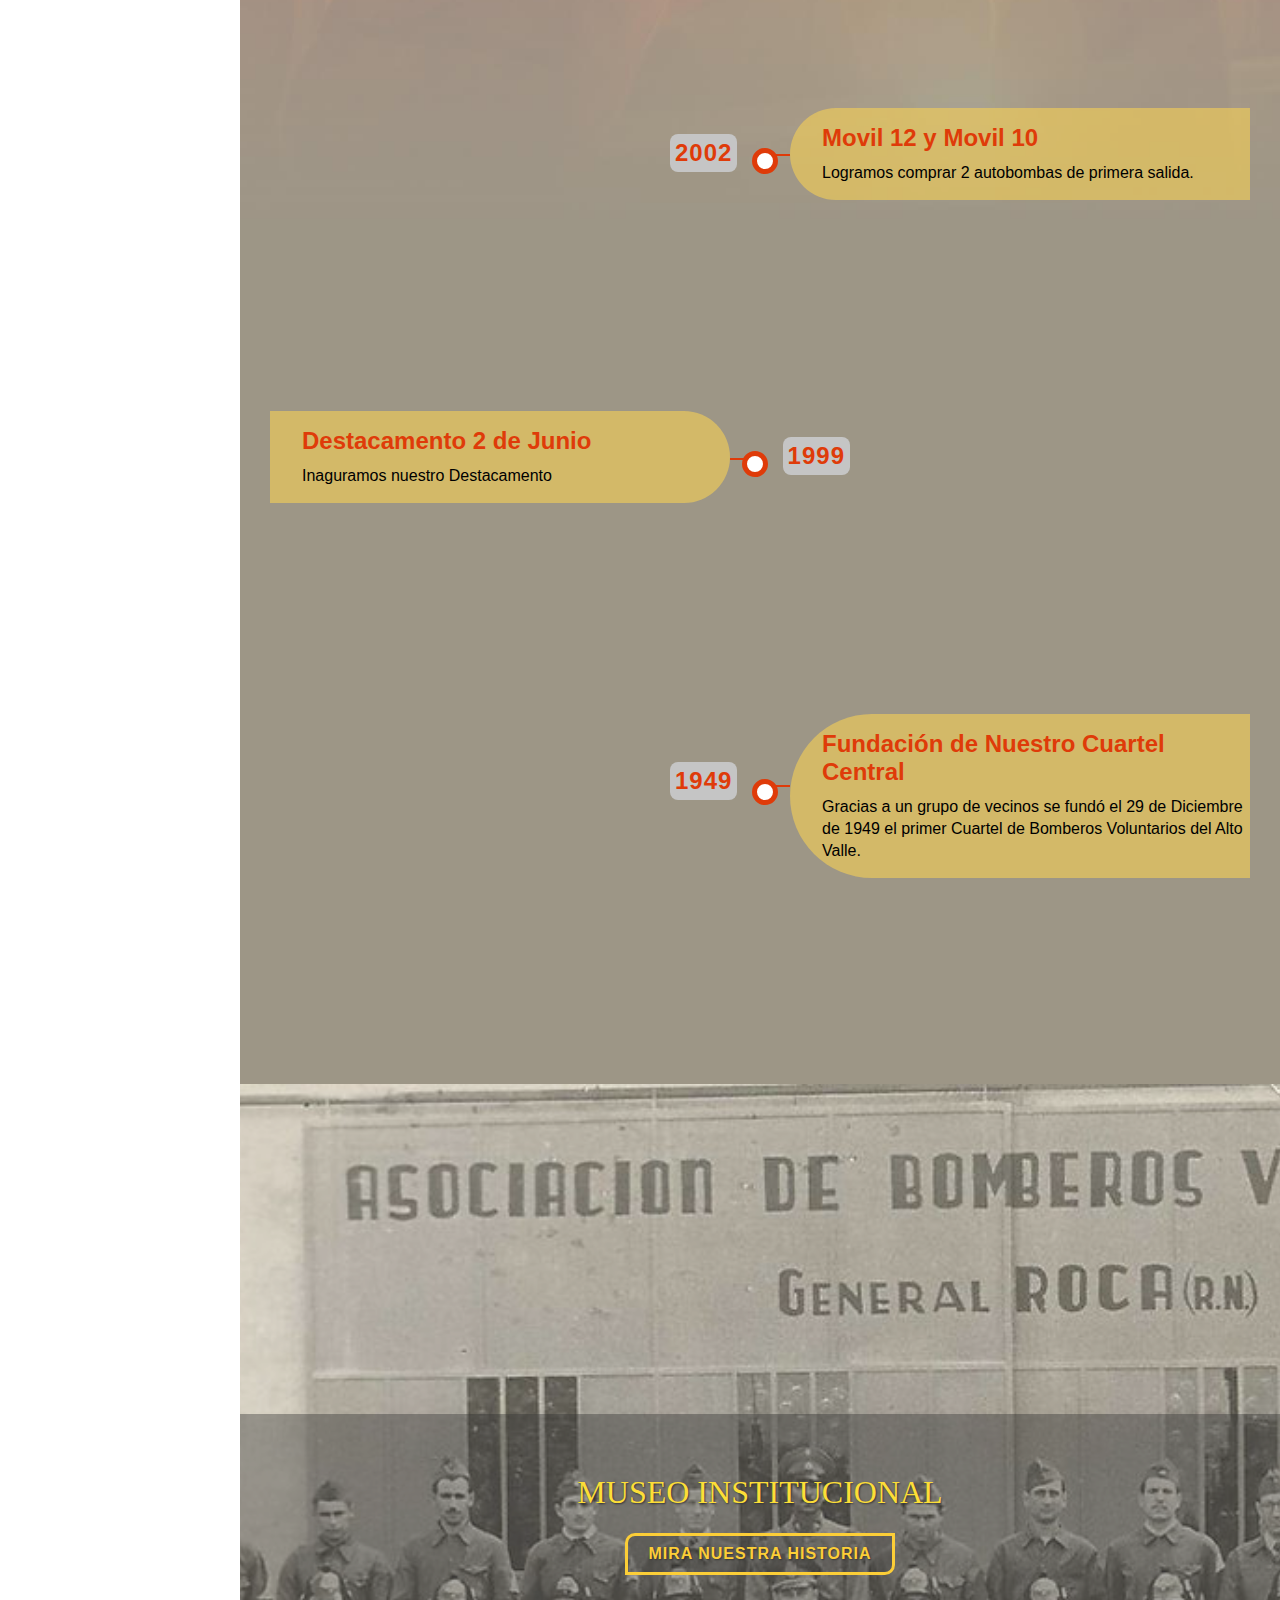
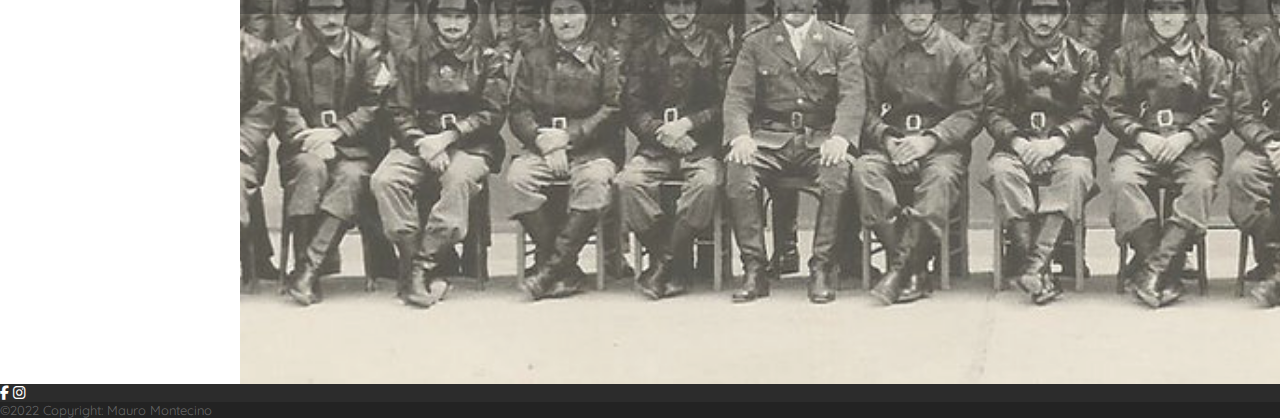
<file: pages/sobreNosotros.html>
<!DOCTYPE html>
<html lang="es">

<head>
    <meta charset="UTF-8">
    <meta http-equiv="X-UA-Compatible" content="IE=edge">
    <meta name="viewport" content="width=device-width, initial-scale=1.0">
    <!-- SEO -->
    <meta name="description" content="Conoce la historia de los Bomberos Voluntarios de General Roca, Rio Negro, Argentina. Accede a nuestro museo institucional.">
    <meta name="keywords" content="bomberos, voluntarios, general roca, rio negro, museo, historia">
    <title>¿Sabías estos datos sobre los bomberos de tu ciudad?</title>
    <link rel="icon" type="imag.png" href="../img/favicon.png" sizes="32x32">
    <link rel="stylesheet" href="https://cdnjs.cloudflare.com/ajax/libs/font-awesome/6.1.1/css/all.min.css">
    <!--Letras-->
    <link rel="preconnect" href="https://fonts.googleapis.com">
    <link rel="preconnect" href="https://fonts.gstatic.com" crossorigin>
    <link href="https://fonts.googleapis.com/css2?family=Quicksand:wght@300;400;500;600;700&display=swap" rel="stylesheet">
    <!--Bootstrap-->
    <link href="https://cdn.jsdelivr.net/npm/bootstrap@5.1.3/dist/css/bootstrap.min.css" rel="stylesheet" integrity="sha384-1BmE4kWBq78iYhFldvKuhfTAU6auU8tT94WrHftjDbrCEXSU1oBoqyl2QvZ6jIW3" crossorigin="anonymous">
    <!--Estilos-->
    <link rel="stylesheet" href="../css/estilos.css">
</head>
<body>
    <!-- Sidebar -->
    <div class="s-layout__sidebar">
        <a class="s-sidebar__trigger" href="#0">
            <i class="fa fa-bars"></i>
        </a>
        <nav class="s-sidebar__nav">
            <div class="s-sidebar__nav--container">
                <a href="../index.html"><img class="s-sidebar__nav--logo" src="../img/logoBomberosVoluntariosGR.PNG" alt="logoBomberosVoluntariosGR"><em class="s-sidebar__nav--home">Home</em></a>
            </div>
            <ul>
                <li>
                    <a class="s-sidebar__nav-link" href="sobreNosotros.html">
                        <i class="fa-solid fa-user-group"><em>Sobre Nosotros</em></i>
                    </a>
                </li>
                <li>
                    <a class="s-sidebar__nav-link" href="galeria.html">
                        <i class="fa-solid fa-image"><em>Galeria</em></i>
                    </a>
                </li>
                <li>
                    <a class="s-sidebar__nav-link" href="museo.html">
                        <i class="fa-solid fa-landmark"><em>Museo</em></i>
                    </a>
                </li>
                <li>
                    <a class="s-sidebar__nav-link" href="contacto.html">
                        <i class="fa fa-info-circle"><em>Contacto</em></i>
                    </a>
                </li>
                <li>
                    <button class="cta"><a href="donaciones.html">
                        <i class="fa-solid fa-hand-holding-dollar"><span>Donar Ahora</span></i>
                            <svg viewBox="0 0 13 10" height="10px" width="15px">
                                <path d="M1,5 L11,5"></path>
                                    <polyline points="8 1 12 5 8 9"></polyline>
                            </svg></a>
                    </button>
                </li>
            </ul>
            <p class="descP">Bomberos Voluntarios de General Roca es una Organización sin fines de lucro (ONG) la cual mediante una Comisión Directiva ad honorem, formada por socios de la institución, administra los recursos que se procuran tener, a fin de atender las necesidades operativas establecidas por la comandancia.</p>
            </nav>
            
    <!--Contenido-->
    <main class="s-layout__content">
        <div class="background__sobreNosotros--page">
        <!--Contenedor principal-->
        <div class="lineaDeTiempo">
            <div class="contenedor cIzq">
                <div class="fechaLinea">2019</div>
                <div class="icon"></div>
                <div class="content">
                    <h2>70 años</h2>
                    <p>
                        Celebramos los 70 años de servicio junto a toda la ciudad. ¡Gracias por ayudarnos a ayudar!
                    </p>
                </div>
            </div>
            <div class="contenedor cDer">
                <div class="fechaLinea">2018</div>
                <div class="icon"></div>
                <div class="content">
                    <h2>Museo institucional</h2>
                    <p>
                        ¡Abrimos nuestro Museo institucional!
                    </p>
                </div>
            </div>
            <div class="contenedor cIzq">
                <div class="fechaLinea">2017</div>
                <div class="icon"></div>
                <div class="content">
                    <h2>Hacia Colombia</h2>
                    <p>
                        2 Bomberos de nuestro cuartel viajaron a Colombia para capacitarse en Incendios Estructurales.
                    </p>
                </div>
            </div>
            <div class="contenedor cDer">
                <div class="fechaLinea">2010</div>
                <div class="icon"></div>
                <div class="content">
                    <h2>La sirena dejó de sonar</h2>
                    <p>
                        Debido a la ordenanza municipal. Nuestra sirena dejó de sonar ante emergencias.
                    </p>
                </div>
            </div>
            <div class="contenedor cIzq">
                <div class="fechaLinea">2005</div>
                <div class="icon"></div>
                <div class="content">
                    <h2>Equipamiento</h2>
                    <p>
                        Se adquirió material de suma importancia para la extinción de  incendios estructurales.
                    </p>
                </div>
            </div>
            <div class="contenedor cDer">
                <div class="fechaLinea">2002</div>
                <div class="icon"></div>
                <div class="content">
                    <h2>Movil 12 y Movil 10</h2>
                    <p>
                        Logramos comprar 2 autobombas de primera salida.
                    </p>
                </div>
            </div>
            <div class="contenedor cIzq">
                <div class="fechaLinea">1999</div>
                <div class="icon"></div>
                <div class="content">
                    <h2>Destacamento 2 de Junio</h2>
                    <p>
                        Inaguramos nuestro Destacamento
                    </p>
                </div>
            </div>
            <div class="contenedor cDer">
                <div class="fechaLinea">1949</div>
                <div class="icon"></div>
                <div class="content">
                    <h2>Fundación de Nuestro Cuartel Central</h2>
                    <p>
                        Gracias a un grupo de vecinos se fundó el 29 de Diciembre de 1949 el primer Cuartel de Bomberos Voluntarios del Alto Valle.
                    </p>
                </div>
            </div>
        </div>
        </div>
        <div class="s-layout__content--background s-layout__content--background--museo">
            <div class="s-layout__content--texto--museo">
                <div class="s-layout__content--texto--background">
                    <h2>Museo institucional</h2>
                    <button class="s-layout__content--boton--museo">
                        <a href="../pages/museo.html" class="text-white keychainify-checked"><em>Mira nuestra historia</em></a>
                    </button>
                </div>
            </div>
        </div>
    </main>
    <footer class="bgPers text-center text-white">
        <!-- Grid container -->
        <div class="container p-4 pb-0">
        <!-- Section: Social media -->
        <section class="mb-4">
            <!-- Facebook -->
            <a class="btn btn-fb btn-floating m-1" href="https://www.facebook.com/BomberosGralRoca" role="button"><i class="fab fa-facebook-f"></i
            ></a>
            <!-- Instagram -->
            <a class="btn btn-ig btn-floating m-1" href="https://www.instagram.com/jefaturabomberosroca" role="button"><i class="fab fa-instagram"></i
            ></a>
            </section>
        </div>
        <!-- Grid container -->
        <!-- Copyright -->
        <div class="text-center p-3" style="background-color: rgba(0, 0, 0, 0.2);">
            ©2022 Copyright: Mauro Montecino
        </div>
    </footer>
        <!--LOGO RECARGAR PAGINA INFERIOR DERECHA-->
        <div class="subir">
            <a href="#"><i class="fa-solid fa-house-fire"></i></a>
        </div>
    <script src="https://cdn.jsdelivr.net/npm/bootstrap@5.1.3/dist/js/bootstrap.bundle.min.js" integrity="sha384-ka7Sk0Gln4gmtz2MlQnikT1wXgYsOg+OMhuP+IlRH9sENBO0LRn5q+8nbTov4+1p" crossorigin="anonymous"></script>
</body>
</html>
</file>
<file: css/estilos.css>
/**Font Weights**/
/**Mixin**/
/** Sidebar **/
.s-sidebar__nav--container {
  width: 100%;
  height: 15%;
  font-size: 0;
  text-align: center;
  padding-top: 15px;
  padding-bottom: 15px;
}

.s-sidebar__nav--logo {
  width: 120px;
  height: 120px;
}

.s-sidebar__trigger {
  width: 100%;
  height: 4em;
  font-size: 1em;
  text-align: start;
  z-index: 2;
  position: fixed;
  top: 0;
  left: 0;
  background: rgba(0, 0, 0, 0.5);
  z-index: 3;
}
.s-sidebar__trigger > i {
  display: inline-block;
  margin: 1.5em 0 0 1.5em;
  color: #fff;
}

.s-sidebar__nav {
  width: 15em;
  height: 100%;
  font-size: unset;
  text-align: start;
  position: fixed;
  top: 0;
  left: -15em;
  overflow: hidden;
  transition: all 0.3s ease-in;
  background: #2C2C2C;
  color: rgba(255, 255, 255, 0.5);
  box-shadow: 0 4px 8px 0 rgba(0, 0, 0, 0.2), 0 6px 20px 0 rgba(0, 0, 0, 0.19);
}
.s-sidebar__nav ul {
  top: 4em;
  left: 0;
  margin: 0;
  padding: 0;
  width: 15em;
  height: 45%;
}
.s-sidebar__nav ul li {
  width: 100%;
}
.s-sidebar__nav p {
  width: 85%;
  height: auto;
  font-size: 12px;
  text-align: center;
  font-family: "Quicksand", sans-serif;
  margin: 1.5em;
  color: rgba(255, 255, 255, 0.3);
  font-weight: 400;
  text-shadow: 1px 1px black;
}

.s-sidebar__nav:hover,
.s-sidebar__nav:focus,
.s-sidebar__trigger:focus + .s-sidebar__nav,
.s-sidebar__trigger:hover + .s-sidebar__nav {
  left: 0;
}

.s-sidebar__nav-link {
  width: 0;
  height: 3.5em;
  font-size: unset;
  text-align: start;
  position: relative;
  display: inline-block;
}
.s-sidebar__nav-link em {
  position: absolute;
  top: 80%;
  left: 4em;
  transform: translateY(-50%);
  font-family: "Quicksand", sans-serif;
  text-transform: uppercase;
  font-size: 16px;
  letter-spacing: 1px;
  font-weight: 500;
}
.s-sidebar__nav-link:hover {
  color: #FFC300;
  border-radius: 10px;
  margin: 0 10px;
}
.s-sidebar__nav-link > i {
  position: absolute;
  top: 0;
  left: 0;
  display: inline-block;
  width: 4em;
  height: 4em;
}
.s-sidebar__nav-link > i::before {
  position: absolute;
  top: 80%;
  left: 50%;
  transform: translate(-50%, -50%);
}
.s-sidebar__nav-link > img {
  position: absolute;
  top: 0;
  left: 0;
  display: inline-block;
  width: 4em;
  height: 4em;
}
.s-sidebar__nav-link > img::before {
  position: absolute;
  top: 50%;
  left: 50%;
  transform: translate(-50%, -50%);
}

/**BOTON DONAR AHORA**/
.cta {
  position: relative;
  margin: auto;
  padding: 30px 20px;
  transition: all 0.2s ease;
  border: none;
  background: none;
}
.cta:before {
  content: "";
  position: absolute;
  top: 20px;
  left: 10px;
  display: block;
  border-radius: 50px;
  background: rgba(255, 204, 51, 0.05);
  width: 45px;
  height: 45px;
  transition: all 0.3s ease;
}
.cta span {
  position: relative;
  font-family: "Quicksand", sans-serif;
  font-size: 16px;
  text-transform: uppercase;
  letter-spacing: 0.05em;
  color: rgba(255, 0, 0, 0.8);
  padding-left: 22px;
  font-weight: 700;
}
.cta svg {
  position: relative;
  top: 0;
  margin-left: 10px;
  fill: none;
  stroke-linecap: round;
  stroke-linejoin: round;
  stroke: #FFC300;
  stroke-width: 2;
  transform: translateX(-5px);
  transition: all 0.3s ease;
}
.cta:hover:before {
  width: 90%;
  background: rgba(255, 204, 51, 0.7);
}
.cta:hover svg {
  transform: translateX(0);
}
.cta:active {
  transform: scale(0.95);
}

.fa-hand-holding-dollar {
  padding-left: 4px;
  color: #35b615;
}

/**HOME**/
.s-layout__content--background {
  background-image: url(../img/background.jpg);
  width: 100%;
  height: 100vh;
  background-repeat: no-repeat;
  background-size: cover;
  background-position: center;
}

.s-layout__content--contenedor {
  display: flex;
  width: 100%;
  flex-direction: row;
  flex-wrap: nowrap;
  justify-content: center;
  align-content: center;
  align-items: center;
  text-align: center;
}

.s-layout__content--texto {
  display: flex;
  flex-direction: row;
  flex-wrap: nowrap;
  justify-content: flex-start;
  align-content: flex-start;
  align-items: flex-start;
  text-align: start;
  margin-bottom: 4em;
  margin-top: 4em;
  margin-left: 1em;
  font-family: "Quicksand", sans-serif;
  text-transform: uppercase;
  letter-spacing: 5px;
  line-height: 1.8;
  position: relative;
}
.s-layout__content--texto::after {
  position: absolute;
  bottom: -6px;
  left: 0;
  width: 60px;
  height: 4px;
  content: "";
  background: #FFC300;
}

/**HOME PRESENTACION**/
.s-layout__content--aire {
  padding-top: 10%;
}

.s-layout__content--presentacion {
  background-color: rgba(0, 0, 0, 0.6);
  padding: 40px;
  max-width: 900px;
  margin: auto;
  top: 300px;
  font-weight: 700;
}
.s-layout__content--presentacion p {
  line-height: 20px;
  font-size: 16px;
  color: #ffcc33;
  text-align: center;
  font-family: sans-serif;
  text-transform: uppercase;
  padding: 0 50px;
  margin: auto;
  background-color: #db3f41;
}
.s-layout__content--presentacion h1 {
  font-family: sans-serif;
  font-size: 4em;
  line-height: 90px;
  text-align: center;
  color: #ffffff;
  text-transform: uppercase;
  font-weight: 700;
}

/**HOME MUSEO**/
.s-layout__content--background--museo {
  background-image: url(../img/Quienes-somos.jpg);
  background-position: center;
  opacity: 0.8;
  background-size: cover;
  width: auto;
}
.s-layout__content--background--museo h2 {
  font-family: "Vollkorn SC", serif;
  font-weight: 400;
  font-size: 2em;
  line-height: 36px;
  text-align: center;
  color: rgb(252, 215, 6);
  text-transform: uppercase;
  text-shadow: 1px 1px 2px black;
  margin-bottom: 3px;
  margin-top: 5px;
  padding-top: 60px;
}

.museoColor {
  background-color: #ffcc33;
  height: 500px;
  opacity: 0.2;
}

.s-layout__content--texto--museo {
  position: relative;
  text-align: center;
  padding: 30px 0 70px;
}

.s-layout__content--texto--background {
  margin-top: 300px;
  height: 200px;
  background-color: rgba(0, 0, 0, 0.4);
}

.s-layout__content--boton--museo {
  background-color: rgba(0, 0, 0, 0.3);
  color: rgb(252, 194, 6);
  font-size: 16px;
  line-height: 16px;
  padding: 10px 20px;
  display: inline-block;
  border: 3px solid rgb(252, 194, 6);
  font-family: sans-serif;
  text-transform: uppercase;
  text-shadow: 1px 1px 2px black;
  letter-spacing: 1px;
  margin-top: 20px;
  border-radius: 10px 0 10px 0;
  font-weight: 700;
}
.s-layout__content--boton--museo em:hover {
  color: #FFC300;
}

/**Resolution -675px**/
@media (max-height: 675px) {
  .s-sidebar__nav .descP {
    font-size: 10px;
    padding-top: 5%;
  }
  .s-sidebar__nav .descP p {
    margin: 5px;
    height: 20%;
  }
  .s-sidebar__nav .descP .descP {
    padding-top: 22%;
  }

  .s-sidebar__nav--logo {
    height: 100px;
    width: 100px;
  }
}
/** MOVIL  **/
@media (min-width: 300px) and (max-width: 1023px) {
  .s-sidebar__nav--container {
    padding-top: 70px;
    padding-bottom: 0;
    position: relative;
    display: inline-block;
    width: 90%;
    height: 4em;
    text-align: unset;
    padding-left: 12px;
  }
  .s-sidebar__nav--container em {
    position: absolute;
    left: 4em;
    transform: translateY(-50%);
    padding-top: 50px;
    font-family: "Quicksand", sans-serif;
    text-transform: uppercase;
    font-weight: 500;
  }
  .s-sidebar__nav--container > img {
    position: relative;
    top: 0;
    left: 0;
    display: inline-block;
  }
  .s-sidebar__nav--container > img::before {
    position: absolute;
    top: 50%;
    left: 50%;
    transform: translate(-50%, -50%);
  }

  .s-sidebar__nav--logo {
    width: 40px;
    height: 40px;
  }

  .s-layout__content--presentacion h1 {
    font-size: 2.5em;
  }
  .s-layout__content--presentacion p {
    font-size: 1em;
  }
}
@media (min-width: 300px) {
  .s-sidebar__nav p {
    visibility: hidden;
  }

  .s-layout__content {
    margin-left: 4em;
  }

  /** Sidebar **/
  .s-sidebar__trigger {
    width: 4em;
  }

  .s-sidebar__nav {
    width: 4em;
    left: 0;
    z-index: 2;
  }

  .s-sidebar__nav:hover,
.s-sidebar__nav:focus,
.s-sidebar__trigger:hover + .s-sidebar__nav,
.s-sidebar__trigger:focus + .s-sidebar__nav {
    width: 15em;
  }

  .s-sidebar__nav:hover,
.s-sidebar__nav:focus,
.s-sidebar__trigger:hover + .s-sidebar__nav p,
.s-sidebar__trigger:focus + .s-sidebar__nav p {
    visibility: visible;
  }

  .s-sidebar__nav:active p,
.s-sidebar__nav:hover p {
    visibility: visible;
  }
}
@media (min-width: 1024px) {
  .s-layout__content {
    margin-left: 15em;
  }

  /** Sidebar **/
  .s-sidebar__trigger {
    display: none;
  }

  .s-sidebar__nav {
    width: 15em;
    height: 100vh;
  }
  .s-sidebar__nav p {
    visibility: visible;
    padding-top: 0;
  }

  .s-sidebar__nav--home {
    visibility: hidden;
  }
}
/**PAGES MUSEO**/
.extendMuseo, .s-layout__content--background--pageMuseo::before {
  background-repeat: no-repeat;
  background-size: cover;
  opacity: 50%;
}

.s-layout__content--background--pageMuseo {
  height: 600px;
  position: relative;
  z-index: -1;
}
.s-layout__content--background--pageMuseo::before {
  filter: sepia(100%);
  position: absolute;
  content: "";
  inset: 0;
  background-image: linear-gradient(to bottom, rgba(51, 204, 255, 0) 25%, rgba(0, 51, 204, 0.69) 100%), url(../img/36787816_1068706419921167_7190905787680555008_n.jpg);
}

.s-layout__content--texto--pagesMuseo h2 {
  display: flex;
  flex-direction: row-reverse;
  padding-right: 25%;
  color: #d63a3a;
  position: relative;
  font-family: "Beau Rivage", cursive;
  letter-spacing: 5px;
  font-size: 3em;
  text-shadow: 1px 1px 2px black;
  top: 100px;
}
.s-layout__content--texto--pagesMuseo p {
  width: 90%;
  float: right;
  padding-right: 5%;
  position: relative;
  text-shadow: 1px 1px 2px rgb(255, 255, 255);
  font-size: 1.5em;
  top: 150px;
}

.s-layout__content--background--pageMuseo2::before {
  filter: grayscale(50%);
  position: absolute;
  content: "";
  inset: 0;
  background-position: 0% 40%;
  background-image: linear-gradient(to bottom, rgba(51, 204, 255, 0) 25%, rgba(204, 41, 0, 0.69) 100%), url(../img/15781068_644445825680564_2693884522929626034_n.jpg);
}

.s-layout__content--background--pageMuseo3::before {
  filter: grayscale(50%);
  position: absolute;
  content: "";
  inset: 0;
  background-position: 0% 70%;
  background-image: linear-gradient(to bottom, rgba(51, 204, 255, 0) 25%, rgba(0, 51, 204, 0.6901960784) 100%), url(../img/15781317_644445812347232_8422335135320004716_n.jpg);
}

@media only screen and (min-width: 300px) and (max-width: 767px) {
  .s-layout__content--texto--pagesMuseo h2 {
    font-size: 2em;
  }
  .s-layout__content--texto--pagesMuseo p {
    font-size: 1em;
  }
}
/**PAGES GALERIA**/
.galeriaDeImagImag {
  width: 100%;
  max-width: 1180px;
  margin: auto;
  margin-top: 60px;
  margin-bottom: 60px;
  padding: 10px;
  display: grid;
  grid-template-columns: 1fr 1fr 1fr;
  grid-template-rows: 25% 50% 25%;
  gap: 10px;
  grid-template-areas: "imgGaleria--1 imgGaleria--2 imgGaleria--2" "imgGaleria--1 imgGaleria--3 imgGaleria--4" "imgGaleria--5 imgGaleria--6 imgGaleria--6";
}
.galeriaDeImagImag img {
  width: 100%;
  height: 100%;
  object-fit: cover;
  border-radius: 10px;
  filter: sepia(50%);
}
.galeriaDeImagImag img:hover {
  transform: scale(1.03);
  transition: all 0.6s;
  filter: sepia(0%);
}

.imgGaleria--1 {
  grid-area: imgGaleria--1;
}

.imgGaleria--2 {
  grid-area: imgGaleria--2;
}

.imgGaleria--3 {
  grid-area: imgGaleria--3;
}

.imgGaleria--4 {
  grid-area: imgGaleria--4;
}

.imgGaleria--5 {
  grid-area: imgGaleria--5;
}

.imgGaleria--6 {
  grid-area: imgGaleria--6;
}

@media only screen and (min-width: 300px) and (max-width: 479px) {
  .galeriaDeImagImag {
    grid-template-rows: repeat(6, 720px);
    grid-template-columns: repeat(1, 100%);
    grid-template-areas: "imgGaleria--1" "imgGaleria--2" "imgGaleria--3" "imgGaleria--4" "imgGaleria--5" "imgGaleria--6";
  }
}
@media only screen and (min-width: 480px) and (max-width: 767px) {
  .galeriaDeImagImag {
    grid-template-rows: repeat(3, 30%);
    grid-template-columns: repeat(2, 50%);
    grid-template-areas: "imgGaleria--1 imgGaleria--2" "imgGaleria--3 imgGaleria--4" "imgGaleria--5 imgGaleria--6";
  }
}
/**PAGES GALERIA 2**/
.container--galeria2 {
  margin-top: 60px;
  margin-bottom: 60px;
  padding: 10px;
}
.container--galeria2 img {
  height: 100%;
  object-fit: cover;
  border-radius: 10px;
  filter: sepia(50%);
}
.container--galeria2 img:hover {
  transform: scale(1.03);
  transition: all 0.6s;
  filter: sepia(0%);
}

.row--galeria2 {
  padding-top: 10px;
}

/**PAGE SOBRE NOSOTROS**/
.background__sobreNosotros--page {
  background-image: url(../img/b040ed1a8de5880dad1b1776a80c1ca91.jpg);
  height: 100%;
  background-size: cover;
  background-repeat: no-repeat;
}

/**Linea de tiempo Sobre Nosotros**/
.lineaDeTiempo {
  position: relative;
  width: 100%;
  max-width: 1140px;
  margin: 0 auto;
  padding: 50px 0;
}

.contenedor {
  padding: 55px 30px;
  position: relative;
  background: inherit;
  width: 50%;
}
.contenedor .content {
  padding: 1em 0em 1em 2em;
  background: rgba(246, 209, 85, 0.6);
  position: relative;
  border-radius: 0 300px 300px 0;
}
.contenedor .content p {
  margin: 0;
  font-size: 1em;
  line-height: 22px;
  color: #000000;
}
.contenedor .content h2 {
  margin: 0 0 10px 0;
  font-size: 1.5em;
  color: #df3b09;
  font-weight: 700;
}
.contenedor.cIzq {
  left: 0;
}
.contenedor.cIzq::before {
  top: calc(34% - 1px);
}
.contenedor.cDer {
  left: 50%;
}
.contenedor.cDer::before {
  top: calc(35% - 5px);
}
.contenedor::after {
  content: "";
  position: absolute;
  width: 16px;
  height: 16px;
  top: calc(35% - 11px);
  right: -8px;
  background: #ffffff;
  border: 5px solid #df3b09;
  border-radius: 16px;
  z-index: 1;
}
.contenedor.cDer::after {
  left: -8px;
}
.contenedor::before {
  content: "";
  position: absolute;
  width: 22px;
  height: 2px;
  right: 8px;
  background: #df3b09;
  z-index: 1;
}
.contenedor.cDer::before {
  left: 8px;
}
.contenedor .fechaLinea {
  position: absolute;
  display: inline-block;
  top: calc(30% - 10px);
  text-align: center;
  font-size: 1.5em;
  color: #df3b09;
  background-color: #c5c5c5;
  border-radius: 8px;
  padding: 5px;
  text-transform: uppercase;
  letter-spacing: 1px;
  z-index: 1;
  font-weight: 700;
}
.contenedor.cIzq .fechaLinea {
  right: -90px;
}
.contenedor.cDer .fechaLinea {
  left: -90px;
}
.contenedor.cDer .content {
  padding: 1em 0em 1em 2em;
  border-radius: 300px 0 0 300px;
}

@media only screen and (min-width: 320px) and (max-width: 820px) {
  .contenedor {
    width: 95%;
  }
  .contenedor::before {
    visibility: hidden;
  }
  .contenedor.cDer::after {
    visibility: hidden;
  }
  .contenedor.cDer {
    left: 0;
  }
  .contenedor::after {
    visibility: hidden;
  }
  .contenedor .content {
    border-radius: 0;
  }
  .contenedor.cDer .content {
    border-radius: 0;
  }
  .contenedor.cDer .fechaLinea {
    left: 5px;
    top: -10px;
  }
  .contenedor.cIzq .fechaLinea {
    right: 5px;
    top: -10px;
  }
}
@media only screen and (min-width: 470px) and (max-width: 820px) {
  .contenedor .cDer {
    padding-bottom: 20%;
  }
  .contenedor.cIzq {
    padding-bottom: 20%;
  }
}
@media only screen and (min-width: 821px) {
  .contenedor.cDer {
    padding-bottom: 15%;
  }
  .contenedor.cIzq {
    padding-bottom: 15%;
  }
  .contenedor.cIzq::after {
    top: calc(34% - 8px);
  }
  .contenedor.cIzq .fechaLinea {
    top: calc(30% - 10px);
  }
}
/**PAGES CONTACTO**/
.contacto-wrap {
  width: 100%;
  height: 100%;
  font-size: unset;
  text-align: start;
  margin: auto;
  display: flex;
  flex-wrap: wrap;
  top: 300px;
}

.contacto-contenido {
  padding: 10% 30px;
  align-content: center;
  align-items: center;
}
.contacto-contenido h1 {
  font-size: 24px;
  color: #fff;
  text-transform: uppercase;
  font-weight: 500;
  margin-bottom: 20px;
  font-family: "Quicksand", sans-serif;
}
.contacto-contenido h2 {
  font-size: 20px;
  font-weight: 400;
  margin-bottom: 15px;
  font-family: "Quicksand", sans-serif;
  padding-top: 20px;
}
.contacto-contenido h2 i {
  width: 40px;
  height: 40px;
  font-size: 16px;
  text-align: center;
  margin-right: 10px;
  background: #f5f5f5;
  color: #000;
  border-radius: 50px;
  line-height: 40px;
}
.contacto-contenido h2 .emergencias {
  font-size: 24px;
  text-align: center;
  padding-bottom: 50px;
}
.contacto-contenido p {
  font-size: 14px;
  font-weight: 500;
  margin-bottom: 20px;
  font-family: "Quicksand", sans-serif;
  text-shadow: 1px 1px #000000;
  margin-left: 50px;
}
.contacto-contenido ul {
  padding: 0;
  margin: 0;
  text-align: center;
}
.contacto-contenido ul li {
  list-style: none;
  display: inline-block;
  margin-right: 5px;
  margin-top: 5px;
}
.contacto-contenido ul li a {
  width: 30px;
  height: 30px;
  font-size: unset;
  text-align: start;
  display: block;
  background: #fff;
  border-radius: 50px;
}
.contacto-contenido ul li a i {
  font-size: 21px;
  line-height: 22px;
}
.contacto-contenido form {
  width: 100%;
  height: auto;
}
.contacto-contenido iframe {
  width: 100%;
  height: 100%;
}
.contacto-contenido:nth-child(1) {
  flex: 30%;
  background: url(../img/DSC_0551-warp.jpg);
  color: #fff;
  background-size: cover;
  background-position: center;
}
.contacto-contenido:nth-child(2) {
  flex: 45%;
  background: #c31432;
  filter: sepia(30%);
}
.contacto-contenido:nth-child(3) {
  flex: 25%;
  padding: 0;
}

.fa-fire-alt:before, .fa-fire-flame-curved:before {
  color: #ff7600;
}

.contacto-contenido-input {
  width: 100%;
  height: 40px;
  font-size: 12px;
  text-align: start;
  margin-bottom: 20px;
  border: 1px solid #fff;
  outline: none;
  padding-left: 5px;
  background: transparent;
  color: #fff;
  font-weight: 300;
  font-family: "Poppins", sans-serif;
}
.contacto-contenido-input::placeholder {
  color: #fff;
}

.contacto-contenido-textarea {
  width: 100%;
  height: 140px;
  font-size: 12px;
  text-align: start;
  margin-bottom: 20px;
  border: 1px solid #fff;
  outline: none;
  padding-top: 5px;
  padding-left: 5px;
  background: transparent;
  color: #fff;
  font-weight: 300;
  font-family: "Poppins", sans-serif;
}
.contacto-contenido-textarea::placeholder {
  color: rgba(255, 255, 255, 0.623);
}

.contacto-contenido-btn {
  width: 100%;
  height: 40px;
  font-size: 24px;
  text-align: center;
  border: 1px solid #fff;
  outline: none;
  background: transparent;
  color: #fff;
  font-weight: 300;
  font-family: "Quicksand", sans-serif;
  cursor: pointer;
  border-radius: 10px;
}
.contacto-contenido-btn:hover {
  background-color: rgba(63, 62, 62, 0.6509803922);
}

@media only screen and (max-width: 679px) {
  .contacto-contenido:nth-child(1) {
    flex: 100%;
  }
  .contacto-contenido:nth-child(2) {
    flex: 100%;
  }
  .contacto-contenido:nth-child(3) {
    flex: 100%;
  }
}
/**PAGES DONACIONES**/
.wrapper {
  max-width: 500px;
  width: 100%;
  background: rgba(255, 255, 255, 0.664);
  margin: auto;
  box-shadow: 1px 1px 2px rgba(0, 0, 0, 0.125);
  padding: 30px;
}
.wrapper .title {
  font-size: 24px;
  font-weight: 700;
  letter-spacing: 1px;
  margin-bottom: 25px;
  color: #fec107;
  text-transform: uppercase;
  text-align: center;
  text-shadow: 1px 1px #000;
  font-family: "Quicksand", sans-serif;
}
.wrapper .form {
  width: 100%;
}
.wrapper .form .inputfield {
  margin-bottom: 15px;
  display: flex;
  align-items: center;
}
.wrapper .form .inputfield:last-child {
  margin-bottom: 0;
}
.wrapper .form .inputfield .btn {
  width: 100%;
  padding: 8px 10px;
  font-size: 18px;
  border: 0px;
  background: #fec107;
  color: rgb(206, 36, 36);
  cursor: pointer;
  border-radius: 10px;
  outline: none;
  font-family: "Quicksand", sans-serif;
  font-weight: 700;
}
.wrapper .form .inputfield .btn:hover {
  background: #ffd658;
}
.wrapper .form .inputfield p {
  font-size: 14px;
  color: #3f3e3e;
  font-weight: 700;
  letter-spacing: 1px;
  margin: 0;
  font-family: "Quicksand", sans-serif;
}
.wrapper .form .inputfield .check {
  width: 15px;
  height: 15px;
  position: relative;
  display: block;
  cursor: pointer;
}
.wrapper .form .inputfield .check input[type=checkbox] {
  position: absolute;
  top: 0;
  left: 0;
  opacity: 0;
}
.wrapper .form .inputfield .check input[type=checkbox]:checked ~ .checkmark {
  background: #fec107;
}
.wrapper .form .inputfield .check input[type=checkbox]:checked ~ .checkmark:before {
  display: block;
}
.wrapper .form .inputfield .check .checkmark {
  width: 15px;
  height: 15px;
  border: 1px solid #fec107;
  display: block;
  position: relative;
}
.wrapper .form .inputfield .check .checkmark:before {
  content: "";
  position: absolute;
  top: 1px;
  left: 2px;
  width: 5px;
  height: 2px;
  border: 2px solid;
  border-color: transparent transparent #fff #fff;
  transform: rotate(-45deg);
  display: none;
}
.wrapper .form .inputfield .textarea {
  width: 100%;
  height: 125px;
  font-size: unset;
  text-align: start;
  resize: none;
}
.wrapper .form .inputfield .custom_select {
  width: 100%;
  height: 37px;
  font-size: unset;
  text-align: start;
  position: relative;
}
.wrapper .form .inputfield .custom_select select {
  width: 100%;
  height: 100%;
  font-size: 15px;
  text-align: unset;
  -webkit-appearance: none;
  -moz-appearance: none;
  appearance: none;
  outline: none;
  border: 0px;
  padding: 8px 10px;
  font-size: 15px;
  border: 1px solid #d5dbd9;
  border-radius: 3px;
}
.wrapper .form .inputfield .custom_select select:before {
  content: "";
  position: absolute;
  top: 12px;
  right: 10px;
  border: 8px solid;
  border-color: #d5dbd9 transparent transparent transparent;
  pointer-events: none;
}
.wrapper .form .inputfield label {
  width: 200px;
  height: unset;
  font-size: 14px;
  text-align: start;
  color: #3f3e3e;
  margin-right: 10px;
  font-weight: 700;
  font-family: "Quicksand", sans-serif;
}
.wrapper .form .inputfield .input:focus, .wrapper .form .inputfield .textarea:focus, .wrapper .form .inputfield .custom_select select:focus {
  border: 1px solid #fec107;
}
.wrapper .form .inputfield .input,
.wrapper .wrapper .form .inputfield .textarea {
  width: 100%;
  outline: none;
  border: 1px solid #a3a3a3;
  font-size: 15px;
  padding: 8px 10px;
  border-radius: 3px;
  transition: all 0.3s ease;
}

.s-layout__content--donaciones {
  min-height: 900px;
  max-height: 1280px;
}

@media (max-width: 420px) {
  .wrapper .form .inputfield {
    flex-direction: column;
    align-items: flex-start;
  }
  .wrapper .form .inputfield label {
    margin-bottom: 5px;
  }
  .wrapper .form .inputfield.terms {
    flex-direction: row;
  }
}
input[type=number]::-webkit-inner-spin-button,
input[type=number]::-webkit-outer-spin-button {
  -webkit-appearance: none;
  margin: 0;
}

input[type=number] {
  -moz-appearance: textfield;
}

/**FOOTER**/
.bgPers {
  background-color: #2C2C2C;
}

.text-center {
  color: rgba(255, 255, 255, 0.3);
  font-family: "Quicksand", sans-serif;
  font-size: 0.9em;
}

.btn-fb {
  border-color: white;
  color: white;
}
.btn-fb:hover {
  background-color: #2f55a4;
  color: white;
}

.btn-ig {
  color: white;
  border-color: white;
}
.btn-ig:hover {
  background: radial-gradient(circle at 30% 107%, #fdf497 0%, #fdf497 5%, #fd5949 45%, #d6249f 60%, #285AEB 90%);
  color: white;
}

/** Estilos primarios **/
* {
  box-sizing: border-box;
}

body {
  font-family: sans-serif;
  font-size: 1em;
  color: #333;
  margin: 0;
}
body h1 {
  font-size: 1.4em;
}
body em {
  font-style: normal;
}
body a {
  text-decoration: none;
  color: inherit;
}

/** Layout **/
.s-layout {
  display: flex;
  width: 100%;
  min-height: 100vh;
}

.s-layout__content {
  display: block;
  justify-content: center;
  align-items: center;
}

/**LOGO RECARGAR PAGINA INFERIOR DERECHA**/
.subir {
  height: 40px;
  width: 40px;
  background-color: orange;
  border: 5px solid rgba(255, 0, 0, 0.8);
  color: rgba(255, 0, 0, 0.8);
  position: fixed;
  bottom: 20px;
  right: 20px;
  text-align: center;
  line-height: 30px;
  border-radius: 50%;
  box-shadow: 2px 2px 10px #333;
  z-index: 2;
}

/**MODIFICACION BOOTSTRAP**/
.carousel-indicators {
  z-index: 1;
}

.page-item.active .page-link {
  z-index: 1;
  border-radius: 50px;
  padding-right: 20px;
  padding-left: 20px;
}
.page-item:not(:first-child) .page-link {
  border-radius: 50px;
}
.page-item:first-child .page-link {
  border-radius: 50px;
}

.d-md-block {
  text-shadow: 1px 1px black;
  font-weight: 600;
}

/*# sourceMappingURL=estilos.css.map */

/*# sourceMappingURL=estilos.css.map */
</file>
